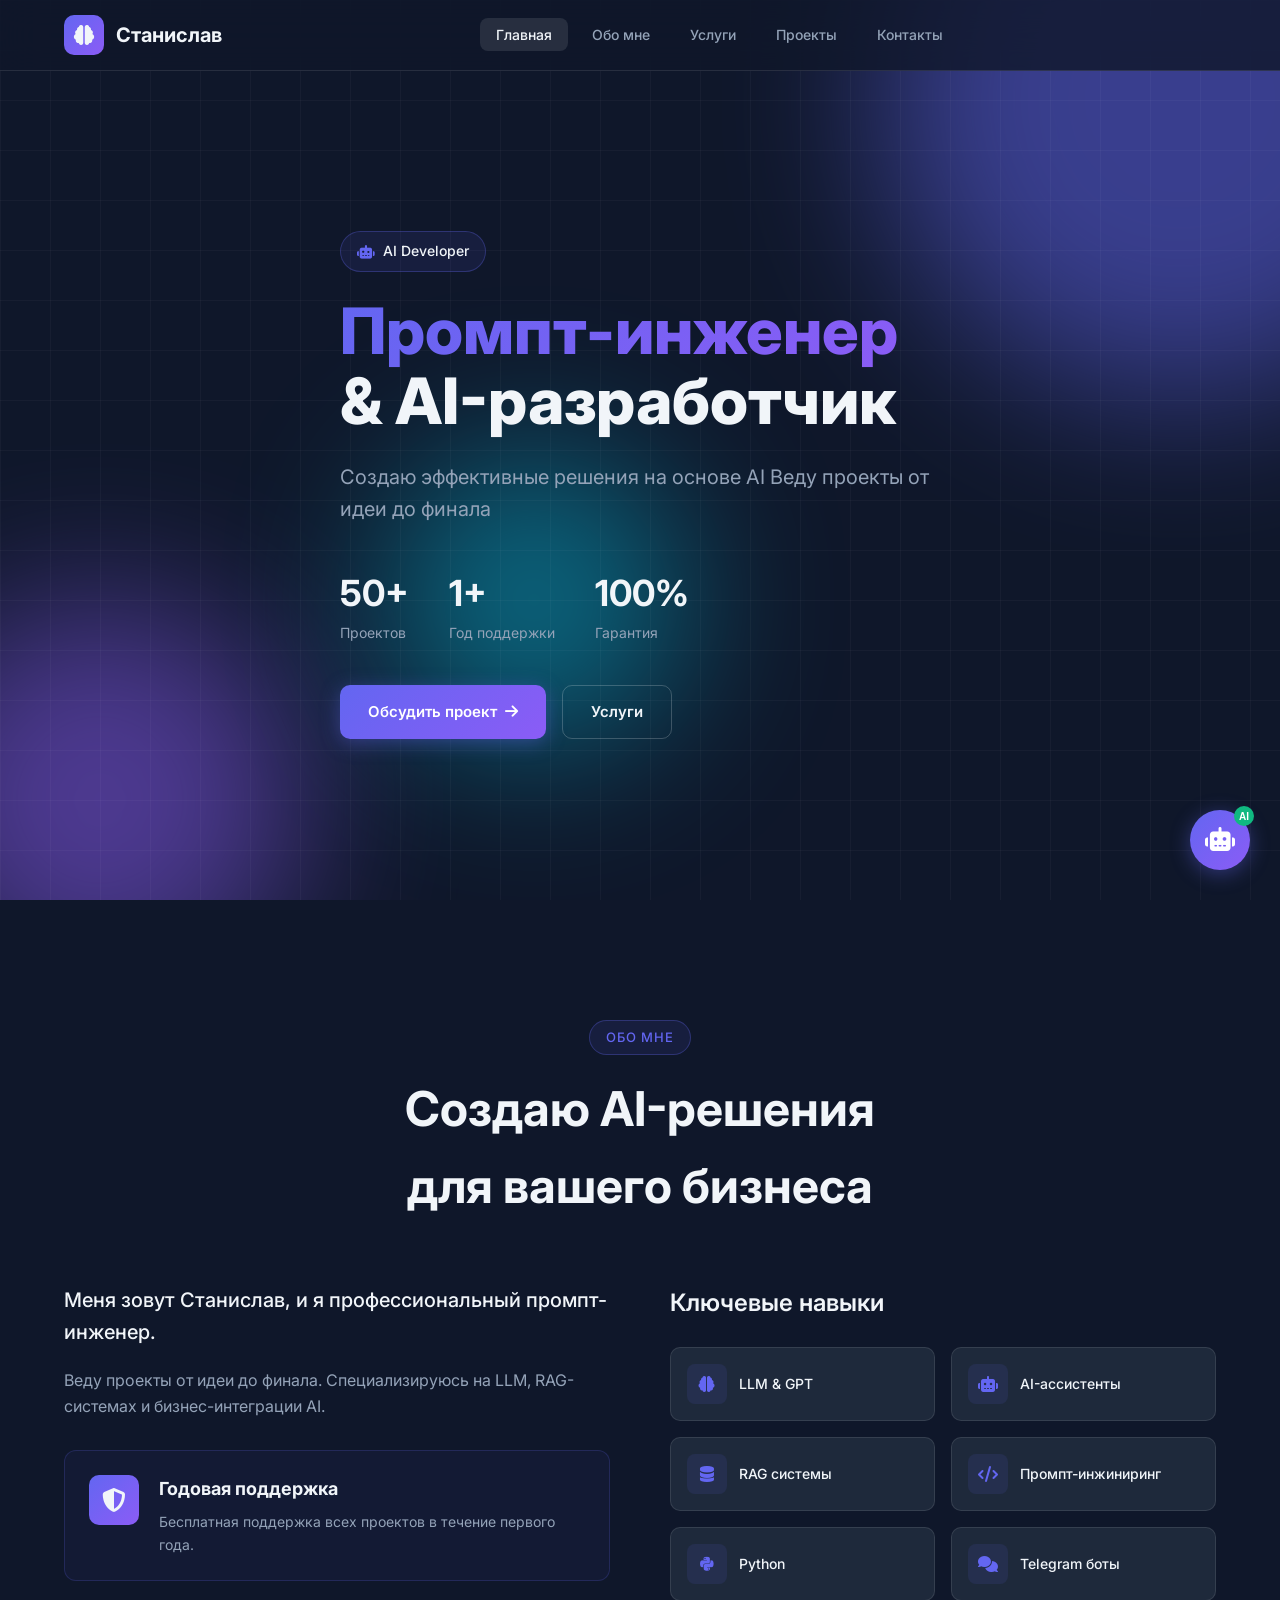
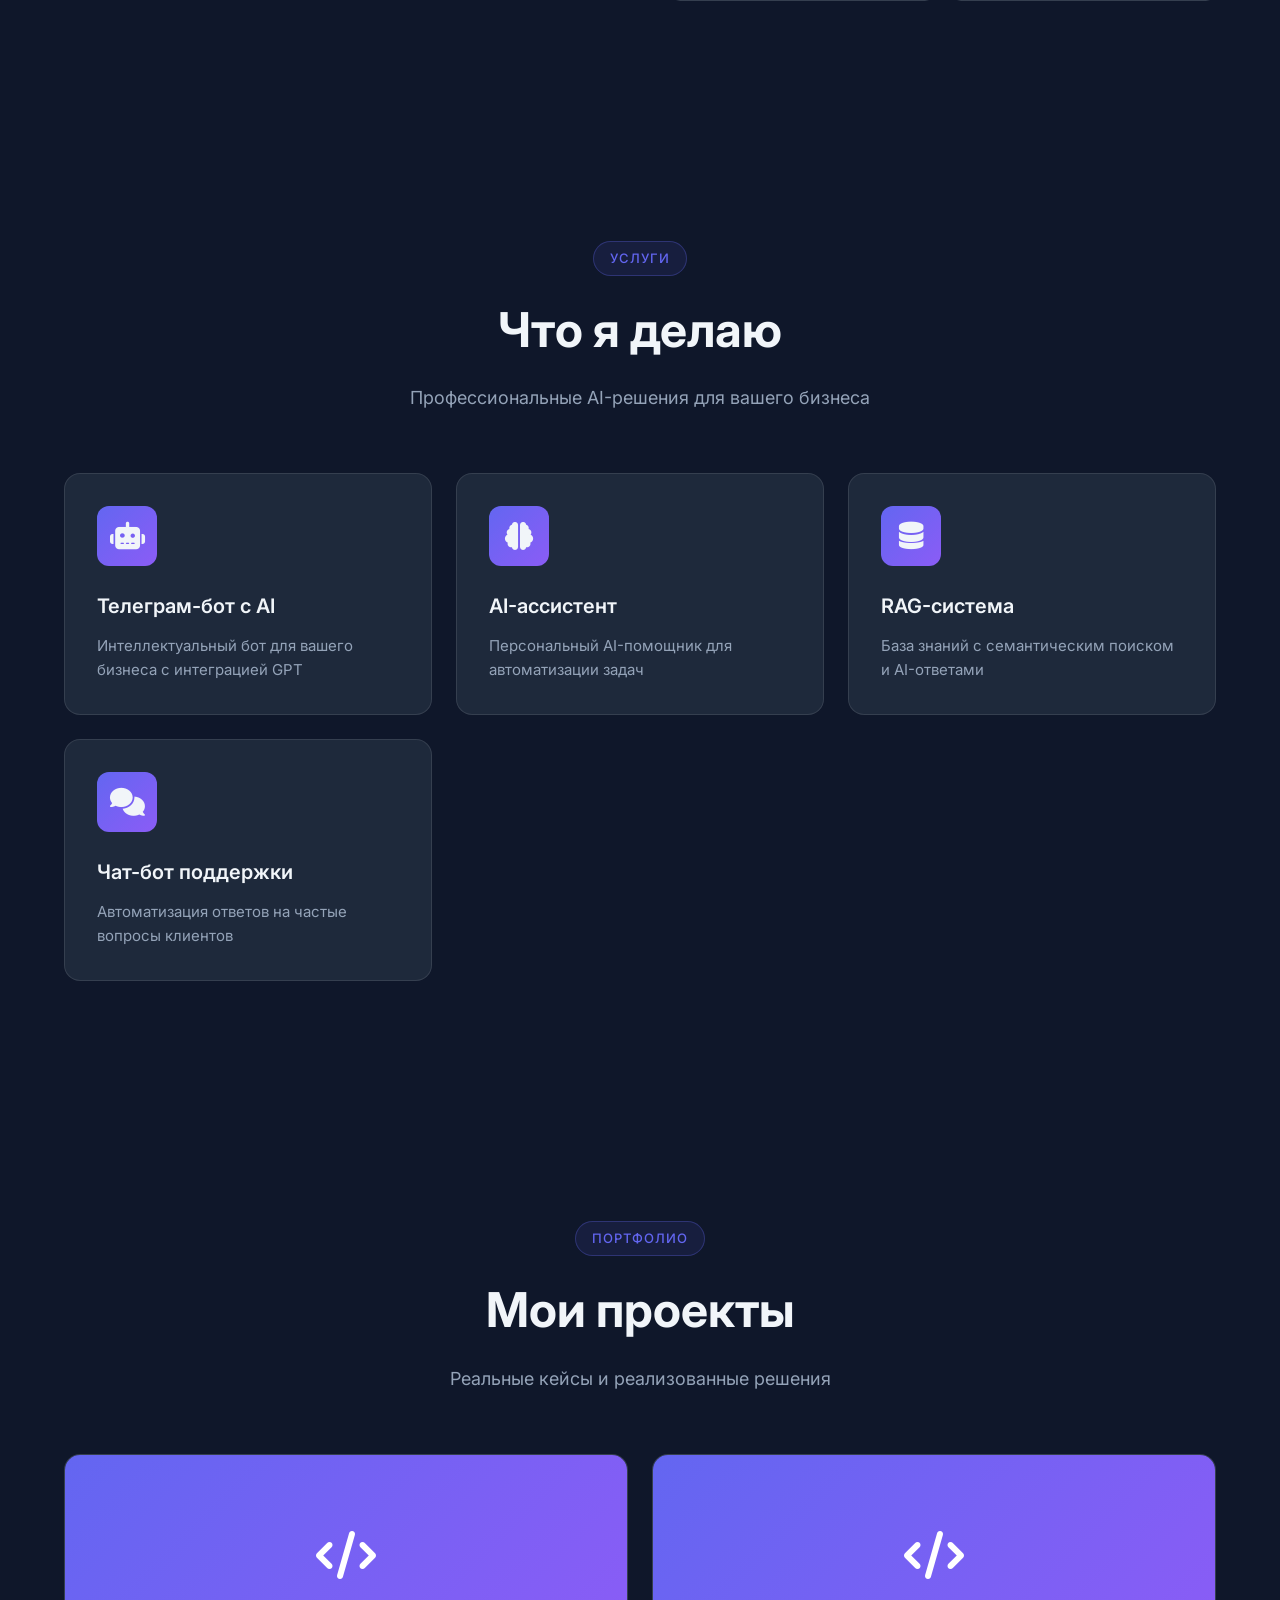
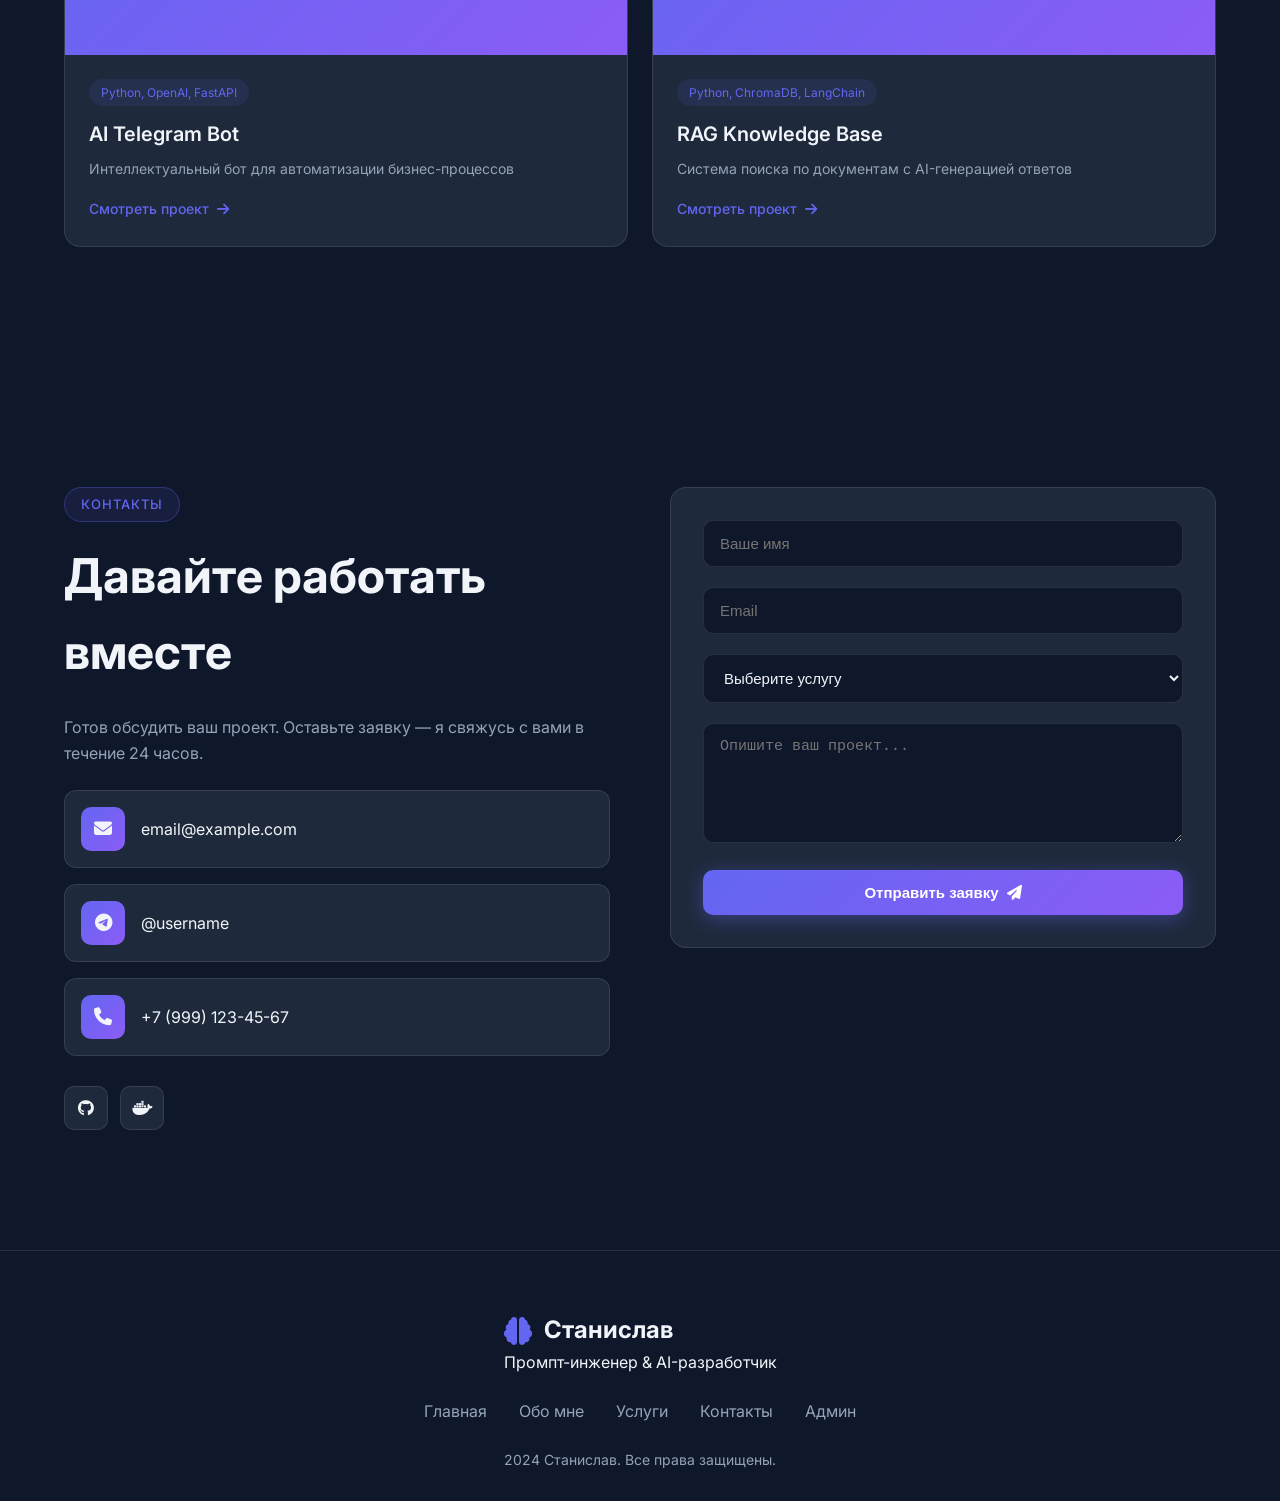
<file: frontend/index.html>
<!DOCTYPE html>
<html lang="ru" data-theme="dark">
<head>
    <meta charset="UTF-8">
    <meta name="viewport" content="width=device-width, initial-scale=1.0">
    <title>Станислав | Промпт-инженер & AI-разработчик</title>
    <meta name="description" content="Профессиональный промпт-инженер. Создаю AI-решения: чат-боты, автономные агенты, RAG-системы. Годовая поддержка проектов.">
    <link rel="preconnect" href="https://fonts.googleapis.com">
    <link rel="preconnect" href="https://fonts.gstatic.com" crossorigin>
    <link href="https://fonts.googleapis.com/css2?family=Inter:wght@300;400;500;600;700;800&display=swap" rel="stylesheet">
    <link rel="stylesheet" href="https://cdnjs.cloudflare.com/ajax/libs/font-awesome/6.4.0/css/all.min.css">
    <link href="https://unpkg.com/aos@2.3.1/dist/aos.css" rel="stylesheet">
    <link rel="stylesheet" href="style.css">
</head>
<body>
    <!-- Навигация -->
    <nav class="navbar" id="navbar">
        <div class="nav-container">
            <a href="#" class="nav-logo">
                <div class="logo-icon"><i class="fas fa-brain"></i></div>
                <span class="logo-text">Станислав</span>
            </a>
            <ul class="nav-menu" id="navMenu">
                <li><a href="#home" class="nav-link active">Главная</a></li>
                <li><a href="#about" class="nav-link">Обо мне</a></li>
                <li><a href="#services" class="nav-link">Услуги</a></li>
                <li><a href="#projects" class="nav-link">Проекты</a></li>
                <li><a href="#contact" class="nav-link">Контакты</a></li>
            </ul>
            <div class="nav-actions">
            </div>
        </div>
    </nav>

    <!-- Hero Section -->
    <section class="hero" id="home">
        <div class="hero-bg">
            <div class="gradient-orb orb-1"></div>
            <div class="gradient-orb orb-2"></div>
            <div class="gradient-orb orb-3"></div>
            <div class="grid-pattern"></div>
        </div>
        <div class="container">
            <div class="hero-content" data-aos="fade-up">
                <div class="hero-badge"><i class="fas fa-robot"></i><span>AI Developer</span></div>
                <h1 class="hero-title">
                    <span class="gradient-text">Промпт-инженер</span>
                    <span class="title-line">& AI-разработчик</span>
                </h1>
                <p class="hero-subtitle" id="heroSubtitle">Создаю эффективные решения на основе искусственного интеллекта. Веду проекты от идеи до финала.</p>
                <div class="hero-stats" id="heroStats">
                    <div class="stat-item"><span class="stat-number">50+</span><span class="stat-label">Проектов</span></div>
                    <div class="stat-item"><span class="stat-number">1+</span><span class="stat-label">Год поддержки</span></div>
                    <div class="stat-item"><span class="stat-number">100%</span><span class="stat-label">Гарантия</span></div>
                </div>
                <div class="hero-cta">
                    <a href="#contact" class="btn btn-primary"><span>Обсудить проект</span><i class="fas fa-arrow-right"></i></a>
                    <a href="#services" class="btn btn-secondary"><span>Услуги</span></a>
                </div>
            </div>
        </div>
    </section>

    <!-- About Section -->
    <section class="about section" id="about">
        <div class="container">
            <div class="section-header" data-aos="fade-up">
                <span class="section-tag">Обо мне</span>
                <h2 class="section-title">Создаю AI-решения<br>для вашего бизнеса</h2>
            </div>
            <div class="about-grid">
                <div class="about-content" data-aos="fade-right">
                    <div class="about-text" id="aboutText">
                        <p class="lead">Меня зовут Станислав, и я профессиональный промпт-инженер. Создаю эффективные решения на основе AI.</p>
                        <p>Веду проекты от идеи до финала. Специализируюсь на LLM, RAG-системах и бизнес-интеграции AI.</p>
                    </div>
                    <div class="about-guarantee" id="aboutGuarantee">
                        <div class="guarantee-icon"><i class="fas fa-shield-alt"></i></div>
                        <div class="guarantee-content">
                            <h4>Годовая поддержка</h4>
                            <p>Бесплатная поддержка всех проектов в течение первого года.</p>
                        </div>
                    </div>
                </div>
                <div class="about-skills" data-aos="fade-left">
                    <h3 class="skills-title">Ключевые навыки</h3>
                    <div class="skills-grid" id="skillsGrid">
                        <div class="skill-card"><div class="skill-icon"><i class="fas fa-brain"></i></div><span>LLM & GPT</span></div>
                        <div class="skill-card"><div class="skill-icon"><i class="fas fa-robot"></i></div><span>AI-ассистенты</span></div>
                        <div class="skill-card"><div class="skill-icon"><i class="fas fa-database"></i></div><span>RAG системы</span></div>
                        <div class="skill-card"><div class="skill-icon"><i class="fas fa-code"></i></div><span>Промпт-инжиниринг</span></div>
                        <div class="skill-card"><div class="skill-icon"><i class="fab fa-python"></i></div><span>Python</span></div>
                        <div class="skill-card"><div class="skill-icon"><i class="fas fa-comments"></i></div><span>Telegram боты</span></div>
                    </div>
                </div>
            </div>
        </div>
    </section>

    <!-- Services Section -->
    <section class="services section" id="services">
        <div class="container">
            <div class="section-header" data-aos="fade-up">
                <span class="section-tag">Услуги</span>
                <h2 class="section-title">Что я делаю</h2>
                <p class="section-subtitle">Профессиональные AI-решения для вашего бизнеса</p>
            </div>
            <div class="services-grid" id="servicesGrid"></div>
        </div>
    </section>

    <!-- Projects Section -->
    <section class="projects section" id="projects">
        <div class="container">
            <div class="section-header" data-aos="fade-up">
                <span class="section-tag">Портфолио</span>
                <h2 class="section-title">Мои проекты</h2>
                <p class="section-subtitle">Реальные кейсы и реализованные решения</p>
            </div>
            <div class="projects-grid" id="projectsGrid"></div>
        </div>
    </section>

    <!-- Contact Section -->
    <section class="contact section" id="contact">
        <div class="container">
            <div class="contact-wrapper">
                <div class="contact-info" data-aos="fade-right">
                    <span class="section-tag">Контакты</span>
                    <h2 class="section-title">Давайте работать<br>вместе</h2>
                    <p class="contact-desc">Готов обсудить ваш проект. Оставьте заявку — я свяжусь с вами в течение 24 часов.</p>
                    <div class="contact-links" id="contactLinks">
                        <a href="mailto:email@example.com" class="contact-link"><div class="link-icon"><i class="fas fa-envelope"></i></div><span>email@example.com</span></a>
                        <a href="https://t.me/username" class="contact-link" target="_blank"><div class="link-icon"><i class="fab fa-telegram"></i></div><span>@username</span></a>
                        <a href="tel:+79991234567" class="contact-link"><div class="link-icon"><i class="fas fa-phone"></i></div><span>+7 (999) 123-45-67</span></a>
                    </div>
                    <div class="social-links">
                        <a href="https://github.com/holmok1577-ops" target="_blank" class="social-link"><i class="fab fa-github"></i></a>
                        <a href="https://hub.docker.com/repositories/holmok1577" target="_blank" class="social-link"><i class="fab fa-docker"></i></a>
                    </div>
                </div>
                <div class="contact-form-wrapper" data-aos="fade-left">
                    <form class="contact-form" id="contactForm">
                        <div class="form-group"><input type="text" id="formName" required placeholder="Ваше имя"></div>
                        <div class="form-group"><input type="email" id="formEmail" required placeholder="Email"></div>
                        <div class="form-group">
                            <select id="formService" required>
                                <option value="">Выберите услугу</option>
                                <option value="telegram-bot">Телеграм-бот с AI</option>
                                <option value="ai-assistant">ИИ-ассистент</option>
                                <option value="rag-system">RAG-система</option>
                                <option value="consulting">Консультация</option>
                                <option value="other">Другое</option>
                            </select>
                        </div>
                        <div class="form-group"><textarea id="formMessage" rows="4" required placeholder="Опишите ваш проект..."></textarea></div>
                        <button type="submit" class="btn btn-primary btn-full"><span>Отправить заявку</span><i class="fas fa-paper-plane"></i></button>
                    </form>
                </div>
            </div>
        </div>
    </section>

    <!-- Footer -->
    <footer class="footer">
        <div class="container">
            <div class="footer-content">
                <div class="footer-brand">
                    <div class="footer-logo"><i class="fas fa-brain"></i><span>Станислав</span></div>
                    <p>Промпт-инженер & AI-разработчик</p>
                </div>
                <div class="footer-nav">
                    <a href="#home">Главная</a>
                    <a href="#about">Обо мне</a>
                    <a href="#services">Услуги</a>
                    <a href="#contact">Контакты</a>
                    <a href="admin.html" class="admin-link">Админ</a>
                </div>
                <p class="footer-copy">2024 Станислав. Все права защищены.</p>
            </div>
        </div>
    </footer>

    <!-- AI Chat Widget -->
    <div class="chat-widget" id="chatWidget">
        <button class="chat-toggle" id="chatToggle"><i class="fas fa-robot"></i><span class="chat-badge">AI</span></button>
        <div class="chat-container" id="chatContainer">
            <div class="chat-header">
                <div class="chat-avatar"><i class="fas fa-brain"></i></div>
                <div class="chat-title"><h4>AI Ассистент</h4><span class="status">Онлайн</span></div>
                <button class="chat-close" id="chatClose"><i class="fas fa-times"></i></button>
            </div>
            <div class="chat-body">
                <div class="chat-messages" id="chatMessages">
                    <div class="message system">
                        <p>Привет! Я Станислав, ваш AI-ассистент. Могу рассказать о промпт-инжиниринге, LLM моделях и AI-решениях.</p>
                        <div class="quick-questions">
                            <button class="quick-btn" data-question="Сколько стоит разработка бота?">💰 Сколько стоит?</button>
                            <button class="quick-btn" data-question="Какие сроки разработки?">⏱️ Сроки?</button>
                            <button class="quick-btn" data-question="Расскажи о примерах работ">📂 Примеры</button>
                        </div>
                    </div>
                </div>
                <div class="chat-input">
                    <textarea id="chatInput" placeholder="Введите сообщение..." rows="1"></textarea>
                    <button class="chat-send" id="chatSend"><i class="fas fa-paper-plane"></i></button>
                </div>
            </div>
        </div>
    </div>

    <script src="https://unpkg.com/aos@2.3.1/dist/aos.js"></script>
    <script src="script.js"></script>
</body>
</html>
</file>
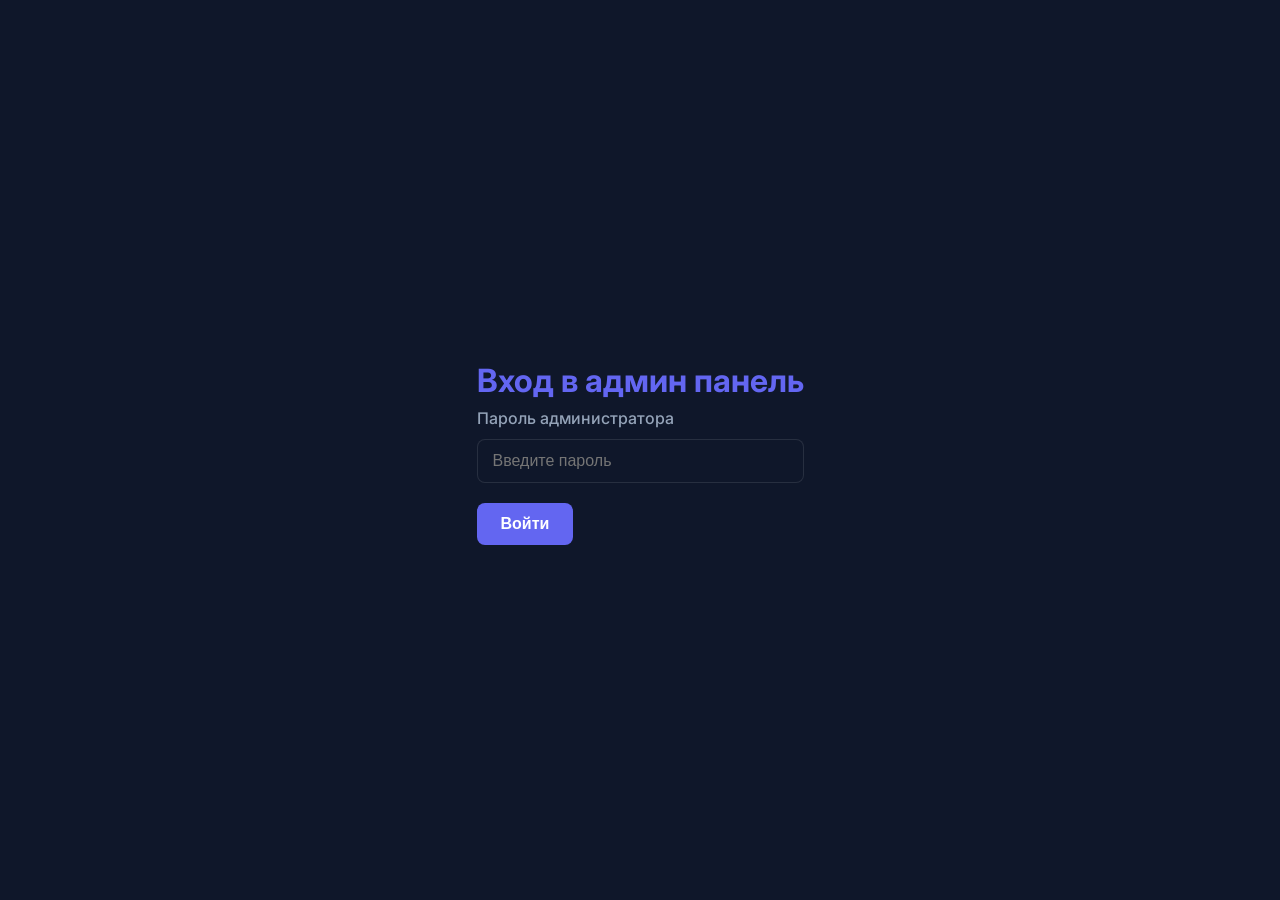
<file: admin.html>
<!DOCTYPE html>
<html lang="ru">
<head>
    <meta charset="UTF-8">
    <meta name="viewport" content="width=device-width, initial-scale=1.0">
    <title>Админ панель - Станислав</title>
    <link rel="stylesheet" href="https://cdnjs.cloudflare.com/ajax/libs/font-awesome/6.4.0/css/all.min.css">
    <link href="https://fonts.googleapis.com/css2?family=Inter:wght@300;400;500;600;700&display=swap" rel="stylesheet">
    <style>
        :root {
            --primary-color: #6366f1;
            --secondary-color: #8b5cf6;
            --dark-bg: #0f172a;
            --light-bg: #1e293b;
            --text-primary: #f1f5f9;
            --text-secondary: #94a3b8;
            --success-color: #10b981;
            --error-color: #ef4444;
        }

        * {
            margin: 0;
            padding: 0;
            box-sizing: border-box;
        }

        body {
            font-family: 'Inter', sans-serif;
            background: var(--dark-bg);
            color: var(--text-primary);
            line-height: 1.6;
        }

        .container {
            max-width: 1200px;
            margin: 0 auto;
            padding: 20px;
        }

        .admin-header {
            background: var(--light-bg);
            padding: 20px 0;
            border-bottom: 1px solid rgba(255, 255, 255, 0.1);
            margin-bottom: 30px;
        }

        .admin-title {
            font-size: 2rem;
            font-weight: 700;
            color: var(--primary-color);
            text-align: center;
        }

        .admin-sections {
            display: grid;
            grid-template-columns: repeat(auto-fit, minmax(300px, 1fr));
            gap: 30px;
        }

        .admin-section {
            background: var(--light-bg);
            border: 1px solid rgba(255, 255, 255, 0.1);
            border-radius: 15px;
            padding: 30px;
            transition: all 0.3s ease;
        }

        .admin-section:hover {
            transform: translateY(-5px);
            box-shadow: 0 15px 35px rgba(99, 102, 241, 0.2);
        }

        .section-title {
            font-size: 1.5rem;
            font-weight: 600;
            margin-bottom: 20px;
            color: var(--text-primary);
            display: flex;
            align-items: center;
            gap: 10px;
        }

        .section-title i {
            color: var(--primary-color);
        }

        .form-group {
            margin-bottom: 20px;
        }

        .form-group label {
            display: block;
            margin-bottom: 8px;
            font-weight: 500;
            color: var(--text-secondary);
        }

        .form-control {
            width: 100%;
            padding: 12px 15px;
            background: var(--dark-bg);
            border: 1px solid rgba(255, 255, 255, 0.1);
            border-radius: 8px;
            color: var(--text-primary);
            font-size: 1rem;
            transition: border-color 0.3s ease;
        }

        .form-control:focus {
            outline: none;
            border-color: var(--primary-color);
        }

        textarea.form-control {
            min-height: 120px;
            resize: vertical;
        }

        .btn {
            padding: 12px 24px;
            border: none;
            border-radius: 8px;
            font-weight: 600;
            cursor: pointer;
            transition: all 0.3s ease;
            font-size: 1rem;
        }

        .btn-primary {
            background: var(--primary-color);
            color: white;
        }

        .btn-primary:hover {
            background: var(--secondary-color);
            transform: translateY(-2px);
        }

        .btn-secondary {
            background: var(--light-bg);
            color: var(--text-primary);
            border: 1px solid rgba(255, 255, 255, 0.1);
        }

        .btn-secondary:hover {
            background: var(--dark-bg);
            border-color: var(--primary-color);
        }

        .btn-group {
            display: flex;
            gap: 10px;
            margin-top: 20px;
        }

        .info-item {
            background: var(--dark-bg);
            border: 1px solid rgba(255, 255, 255, 0.1);
            border-radius: 8px;
            padding: 15px;
            margin-bottom: 10px;
        }

        .info-label {
            font-weight: 600;
            color: var(--primary-color);
            margin-bottom: 5px;
        }

        .info-value {
            color: var(--text-secondary);
            word-break: break-all;
        }

        .login-form {
            max-width: 400px;
            margin: 100px auto;
        }

        .login-container {
            min-height: 100vh;
            display: flex;
            align-items: center;
            justify-content: center;
        }

        .hidden {
            display: none;
        }

        .notification {
            position: fixed;
            top: 20px;
            right: 20px;
            background: var(--success-color);
            color: white;
            padding: 15px 20px;
            border-radius: 10px;
            box-shadow: 0 10px 30px rgba(0, 0, 0, 0.3);
            z-index: 1000;
            animation: slideIn 0.3s ease;
        }

        .notification.error {
            background: var(--error-color);
        }

        @keyframes slideIn {
            from {
                transform: translateX(400px);
                opacity: 0;
            }
            to {
                transform: translateX(0);
                opacity: 1;
            }
        }

        @media (max-width: 768px) {
            .admin-sections {
                grid-template-columns: 1fr;
            }
            
            .btn-group {
                flex-direction: column;
            }
        }
    </style>
</head>
<body>
    <div class="login-container" id="login-container">
        <div class="login-form">
            <h2 class="admin-title">Вход в админ панель</h2>
            <form id="login-form">
                <div class="form-group">
                    <label for="password">Пароль администратора</label>
                    <input type="password" id="password" class="form-control" placeholder="Введите пароль">
                </div>
                <button type="submit" class="btn btn-primary">Войти</button>
            </form>
        </div>
    </div>

    <div class="container hidden" id="admin-panel">
        <header class="admin-header">
            <h1 class="admin-title">Админ панель</h1>
            <button class="btn btn-secondary" onclick="logout()">Выйти</button>
        </header>

        <div class="admin-sections">
            <!-- Управление профилем -->
            <section class="admin-section">
                <h2 class="section-title">
                    <i class="fas fa-user"></i>
                    Профиль
                </h2>
                <form id="profile-form">
                    <div class="form-group">
                        <label for="name">Имя</label>
                        <input type="text" id="name" class="form-control" value="Станислав">
                    </div>
                    <div class="form-group">
                        <label for="title">Заголовок</label>
                        <input type="text" id="title" class="form-control" value="Промпт-инженер">
                    </div>
                    <div class="form-group">
                        <label for="bio">Описание</label>
                        <textarea id="bio" class="form-control">Создаю эффективные решения на основе технологий искусственного интеллекта. Веду проекты от идеи до финала, разрабатываю ИИ-помощников с нуля до готового продукта.</textarea>
                    </div>
                    <div class="btn-group">
                        <button type="submit" class="btn btn-primary">Сохранить</button>
                    </div>
                </form>
            </section>

            <!-- Управление контактами -->
            <section class="admin-section">
                <h2 class="section-title">
                    <i class="fas fa-envelope"></i>
                    Контакты
                </h2>
                <form id="contacts-form">
                    <div class="form-group">
                        <label for="email">Email</label>
                        <input type="email" id="email" class="form-control" placeholder="email@example.com">
                    </div>
                    <div class="form-group">
                        <label for="telegram">Telegram</label>
                        <input type="text" id="telegram" class="form-control" placeholder="@username">
                    </div>
                    <div class="form-group">
                        <label for="phone">Телефон</label>
                        <input type="tel" id="phone" class="form-control" placeholder="+79991234567">
                    </div>
                    <div class="btn-group">
                        <button type="submit" class="btn btn-primary">Сохранить</button>
                    </div>
                </form>
            </section>

            <!-- Управление проектами -->
            <section class="admin-section">
                <h2 class="section-title">
                    <i class="fas fa-code"></i>
                    Проекты
                </h2>
                <form id="projects-form">
                    <div id="projects-list">
                        <!-- Проекты будут загружены через JavaScript -->
                    </div>
                    <div class="btn-group">
                        <button type="button" class="btn btn-secondary" onclick="addProject()">Добавить проект</button>
                        <button type="submit" class="btn btn-primary">Сохранить все</button>
                    </div>
                </form>
            </section>

            <!-- Управление базой знаний -->
            <section class="admin-section">
                <h2 class="section-title">
                    <i class="fas fa-database"></i>
                    База знаний RAG
                </h2>
                <form id="knowledge-form">
                    <div id="knowledge-list">
                        <!-- Статьи базы знаний будут загружены через JavaScript -->
                    </div>
                    <div class="btn-group">
                        <button type="button" class="btn btn-secondary" onclick="addKnowledgeItem()">Добавить статью</button>
                        <button type="submit" class="btn btn-primary">Сохранить все</button>
                    </div>
                </form>
            </section>

            <!-- Управление файлами -->
            <section class="admin-section">
                <h2 class="section-title">
                    <i class="fas fa-image"></i>
                    Медиа файлы
                </h2>
                <div class="form-group">
                    <label for="file-upload">Загрузить файлы</label>
                    <input type="file" id="file-upload" class="form-control" multiple accept="image/*,.pdf,.doc,.docx,.txt">
                </div>
                <div id="files-list">
                    <!-- Загруженные файлы будут показаны здесь -->
                </div>
            </section>
        </div>
    </div>

    <div class="notification" id="notification" style="display: none;">
        <span id="notification-message"></span>
    </div>

    <script>
        // Простая "база данных" в localStorage
        const ADMIN_PASSWORD = 'admin123'; // В продакшене использовать более надежный пароль
        
        let profile = JSON.parse(localStorage.getItem('profile') || '{}');
        let contacts = JSON.parse(localStorage.getItem('contacts') || '{}');
        let projects = JSON.parse(localStorage.getItem('projects') || '[]');
        let knowledge = JSON.parse(localStorage.getItem('knowledge') || '[]');

        // Проверка авторизации
        function checkAuth() {
            const isAuthenticated = localStorage.getItem('authenticated') === 'true';
            if (isAuthenticated) {
                document.getElementById('login-container').classList.add('hidden');
                document.getElementById('admin-panel').classList.remove('hidden');
                loadAdminData();
            }
        }

        // Вход в админ панель
        document.getElementById('login-form').addEventListener('submit', (e) => {
            e.preventDefault();
            const password = document.getElementById('password').value;
            
            if (password === ADMIN_PASSWORD) {
                localStorage.setItem('authenticated', 'true');
                checkAuth();
                showNotification('Вход выполнен успешно', 'success');
            } else {
                showNotification('Неверный пароль', 'error');
            }
        });

        // Выход из админ панели
        function logout() {
            localStorage.setItem('authenticated', 'false');
            document.getElementById('login-container').classList.remove('hidden');
            document.getElementById('admin-panel').classList.add('hidden');
            document.getElementById('password').value = '';
        }

        // Загрузка данных в формы
        function loadAdminData() {
            // Загрузка профиля
            if (profile.name) {
                document.getElementById('name').value = profile.name || '';
                document.getElementById('title').value = profile.title || '';
                document.getElementById('bio').value = profile.bio || '';
            }

            // Загрузка контактов
            document.getElementById('email').value = contacts.email || '';
            document.getElementById('telegram').value = contacts.telegram || '';
            document.getElementById('phone').value = contacts.phone || '';

            // Загрузка проектов
            renderProjects();

            // Загрузка базы знаний
            renderKnowledge();
        }

        // Сохранение профиля
        document.getElementById('profile-form').addEventListener('submit', (e) => {
            e.preventDefault();
            profile = {
                name: document.getElementById('name').value,
                title: document.getElementById('title').value,
                bio: document.getElementById('bio').value
            };
            localStorage.setItem('profile', JSON.stringify(profile));
            showNotification('Профиль сохранен', 'success');
        });

        // Сохранение контактов
        document.getElementById('contacts-form').addEventListener('submit', (e) => {
            e.preventDefault();
            contacts = {
                email: document.getElementById('email').value,
                telegram: document.getElementById('telegram').value,
                phone: document.getElementById('phone').value
            };
            localStorage.setItem('contacts', JSON.stringify(contacts));
            showNotification('Контакты сохранены', 'success');
        });

        // Функции для управления проектами
        function renderProjects() {
            const container = document.getElementById('projects-list');
            container.innerHTML = '';
            
            projects.forEach((project, index) => {
                const projectDiv = document.createElement('div');
                projectDiv.className = 'info-item';
                projectDiv.innerHTML = `
                    <div class="info-label">Проект ${index + 1}</div>
                    <input type="text" class="form-control" value="${project.title}" placeholder="Название" data-index="${index}" data-field="title">
                    <input type="text" class="form-control" value="${project.description}" placeholder="Описание" data-index="${index}" data-field="description">
                    <input type="text" class="form-control" value="${project.technology}" placeholder="Технология" data-index="${index}" data-field="technology">
                    <input type="text" class="form-control" value="${project.link}" placeholder="Ссылка" data-index="${index}" data-field="link">
                    <button type="button" class="btn btn-secondary" onclick="removeProject(${index})">Удалить</button>
                `;
                container.appendChild(projectDiv);
            });
        }

        function addProject() {
            projects.push({
                title: '',
                description: '',
                technology: '',
                link: ''
            });
            renderProjects();
        }

        function removeProject(index) {
            projects.splice(index, 1);
            renderProjects();
            showNotification('Проект удален', 'success');
        }

        document.getElementById('projects-form').addEventListener('submit', (e) => {
            e.preventDefault();
            const inputs = document.querySelectorAll('#projects-list input[data-index]');
            inputs.forEach(input => {
                const index = parseInt(input.dataset.index);
                const field = input.dataset.field;
                projects[index][field] = input.value;
            });
            localStorage.setItem('projects', JSON.stringify(projects));
            showNotification('Проекты сохранены', 'success');
        });

        // Функции для управления базой знаний
        function renderKnowledge() {
            const container = document.getElementById('knowledge-list');
            container.innerHTML = '';
            
            knowledge.forEach((item, index) => {
                const itemDiv = document.createElement('div');
                itemDiv.className = 'info-item';
                itemDiv.innerHTML = `
                    <div class="info-label">Статья ${index + 1}</div>
                    <input type="text" class="form-control" value="${item.title}" placeholder="Заголовок" data-index="${index}" data-field="title">
                    <textarea class="form-control" placeholder="Содержание" data-index="${index}" data-field="content">${item.content}</textarea>
                    <button type="button" class="btn btn-secondary" onclick="removeKnowledgeItem(${index})">Удалить</button>
                `;
                container.appendChild(itemDiv);
            });
        }

        function addKnowledgeItem() {
            knowledge.push({
                title: '',
                content: ''
            });
            renderKnowledge();
        }

        function removeKnowledgeItem(index) {
            knowledge.splice(index, 1);
            renderKnowledge();
            showNotification('Статья удалена', 'success');
        }

        document.getElementById('knowledge-form').addEventListener('submit', (e) => {
            e.preventDefault();
            const inputs = document.querySelectorAll('#knowledge-list input[data-index], #knowledge-list textarea[data-index]');
            inputs.forEach(input => {
                const index = parseInt(input.dataset.index);
                const field = input.dataset.field;
                knowledge[index][field] = input.value;
            });
            localStorage.setItem('knowledge', JSON.stringify(knowledge));
            showNotification('База знаний сохранена', 'success');
        });

        // Уведомления
        function showNotification(message, type = 'success') {
            const notification = document.getElementById('notification');
            const messageElement = document.getElementById('notification-message');
            
            notification.className = 'notification';
            if (type === 'error') {
                notification.classList.add('error');
            }
            
            messageElement.textContent = message;
            notification.style.display = 'block';
            
            setTimeout(() => {
                notification.style.display = 'none';
            }, 3000);
        }

        // Загрузка файлов
        document.getElementById('file-upload').addEventListener('change', (e) => {
            const files = e.target.files;
            const filesList = document.getElementById('files-list');
            
            Array.from(files).forEach(file => {
                const fileDiv = document.createElement('div');
                fileDiv.className = 'info-item';
                fileDiv.innerHTML = `
                    <div class="info-label">${file.name}</div>
                    <div class="info-value">${(file.size / 1024).toFixed(2)} KB</div>
                `;
                filesList.appendChild(fileDiv);
            });
            
            showNotification(`Загружено ${files.length} файлов`, 'success');
        });

        // Инициализация
        checkAuth();
    </script>
</body>
</html>
</file>
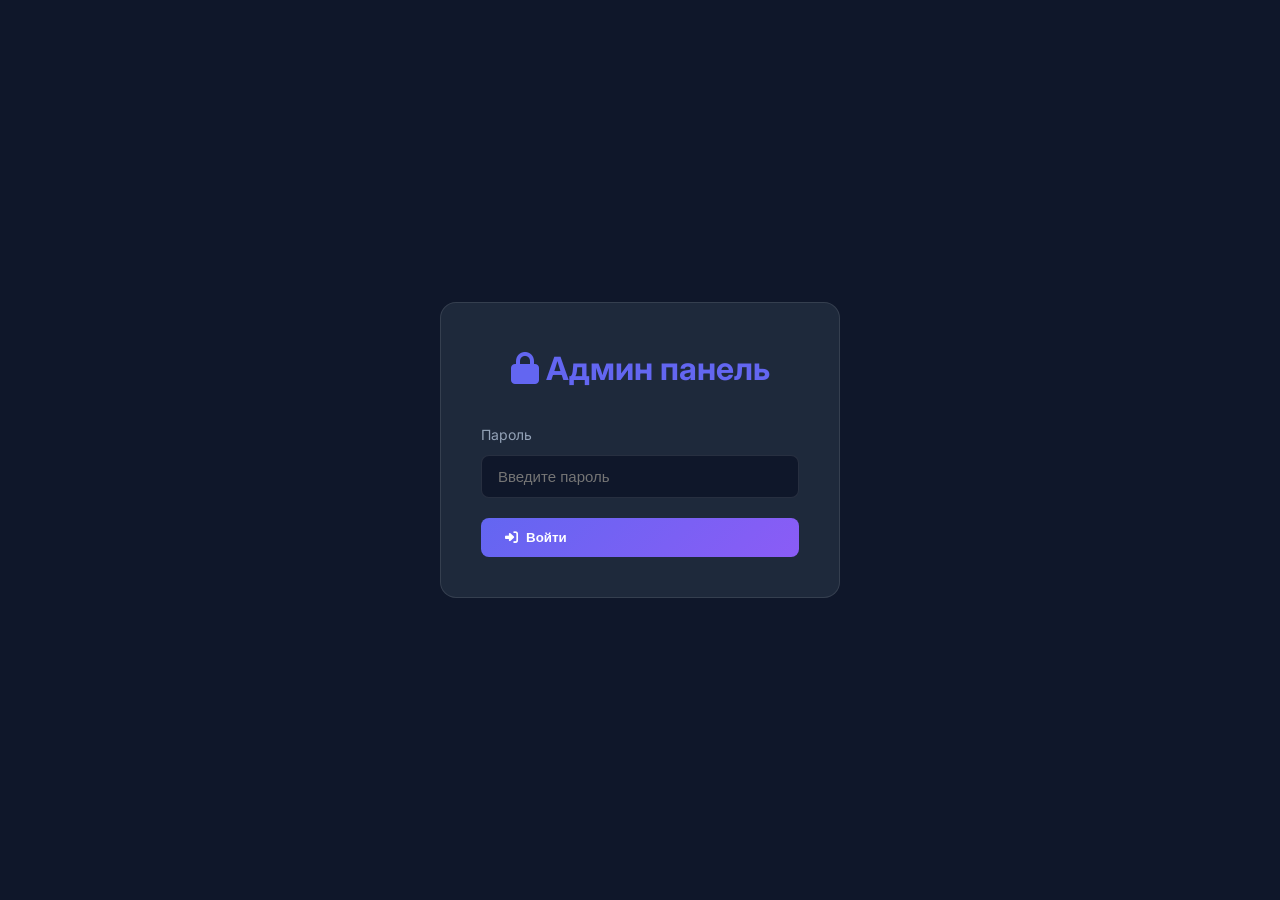
<file: frontend/admin.html>
<!DOCTYPE html>
<html lang="ru">
<head>
    <meta charset="UTF-8">
    <meta name="viewport" content="width=device-width, initial-scale=1.0">
    <title>Админ панель | Станислав</title>
    <link href="https://fonts.googleapis.com/css2?family=Inter:wght@300;400;500;600;700&display=swap" rel="stylesheet">
    <link rel="stylesheet" href="https://cdnjs.cloudflare.com/ajax/libs/font-awesome/6.4.0/css/all.min.css">
    <style>
        * { margin: 0; padding: 0; box-sizing: border-box; }
        :root {
            --primary: #6366f1;
            --primary-dark: #4f46e5;
            --secondary: #8b5cf6;
            --dark: #0f172a;
            --dark-light: #1e293b;
            --text: #f1f5f9;
            --text-muted: #94a3b8;
            --success: #10b981;
            --error: #ef4444;
            --gradient: linear-gradient(135deg, #6366f1 0%, #8b5cf6 100%);
        }
        body {
            font-family: 'Inter', sans-serif;
            background: var(--dark);
            color: var(--text);
            line-height: 1.6;
            min-height: 100vh;
        }
        .login-screen {
            display: flex;
            align-items: center;
            justify-content: center;
            min-height: 100vh;
            background: var(--dark);
        }
        .login-box {
            background: var(--dark-light);
            padding: 40px;
            border-radius: 16px;
            width: 100%;
            max-width: 400px;
            text-align: center;
            border: 1px solid rgba(255,255,255,0.1);
        }
        .login-box h1 {
            margin-bottom: 30px;
            color: var(--primary);
        }
        .form-group { margin-bottom: 20px; text-align: left; }
        .form-group label { display: block; margin-bottom: 8px; color: var(--text-muted); font-size: 14px; }
        input, textarea, select {
            width: 100%;
            padding: 12px 16px;
            background: var(--dark);
            border: 1px solid rgba(255,255,255,0.1);
            border-radius: 8px;
            color: var(--text);
            font-size: 15px;
        }
        input:focus, textarea:focus, select:focus {
            outline: none;
            border-color: var(--primary);
        }
        textarea { resize: vertical; min-height: 100px; }
        .btn {
            padding: 12px 24px;
            border: none;
            border-radius: 8px;
            cursor: pointer;
            font-weight: 600;
            transition: all 0.3s;
            display: inline-flex;
            align-items: center;
            gap: 8px;
        }
        .btn-primary {
            background: var(--gradient);
            color: white;
        }
        .btn-primary:hover { transform: translateY(-2px); box-shadow: 0 4px 20px rgba(99,102,241,0.4); }
        .btn-secondary {
            background: transparent;
            border: 1px solid rgba(255,255,255,0.2);
            color: var(--text);
        }
        .btn-danger { background: var(--error); color: white; }
        .hidden { display: none !important; }

        /* Admin Panel */
        .admin-layout {
            display: grid;
            grid-template-columns: 260px 1fr;
            min-height: 100vh;
        }
        .sidebar {
            background: var(--dark-light);
            border-right: 1px solid rgba(255,255,255,0.1);
            padding: 20px;
        }
        .sidebar-logo {
            display: flex;
            align-items: center;
            gap: 12px;
            padding: 10px 0 30px;
            border-bottom: 1px solid rgba(255,255,255,0.1);
            margin-bottom: 20px;
        }
        .sidebar-logo i { font-size: 28px; color: var(--primary); }
        .sidebar-logo span { font-size: 20px; font-weight: 700; }
        .nav-section { margin-bottom: 30px; }
        .nav-section-title {
            font-size: 11px;
            text-transform: uppercase;
            color: var(--text-muted);
            margin-bottom: 12px;
            letter-spacing: 1px;
        }
        .nav-item {
            display: flex;
            align-items: center;
            gap: 12px;
            padding: 12px;
            border-radius: 8px;
            cursor: pointer;
            color: var(--text-muted);
            transition: all 0.3s;
            margin-bottom: 4px;
        }
        .nav-item:hover, .nav-item.active {
            background: rgba(99,102,241,0.1);
            color: var(--text);
        }
        .nav-item.active { background: var(--gradient); color: white; }
        .nav-item i { width: 20px; text-align: center; }

        .main-content { padding: 30px; overflow-y: auto; }
        .header {
            display: flex;
            justify-content: space-between;
            align-items: center;
            margin-bottom: 30px;
        }
        .header h1 { font-size: 28px; }
        .header-actions { display: flex; gap: 12px; }

        .tab-content { display: none; }
        .tab-content.active { display: block; animation: fadeIn 0.3s; }
        @keyframes fadeIn { from { opacity: 0; transform: translateY(10px); } to { opacity: 1; } }

        .card {
            background: var(--dark-light);
            border: 1px solid rgba(255,255,255,0.1);
            border-radius: 12px;
            padding: 24px;
            margin-bottom: 24px;
        }
        .card-header {
            display: flex;
            justify-content: space-between;
            align-items: center;
            margin-bottom: 20px;
        }
        .card-title { font-size: 18px; font-weight: 600; }

        .form-grid {
            display: grid;
            grid-template-columns: 1fr 1fr;
            gap: 20px;
        }
        .form-grid .form-group.full-width { grid-column: 1 / -1; }

        .items-list { max-height: 400px; overflow-y: auto; }
        .item-card {
            background: var(--dark);
            border: 1px solid rgba(255,255,255,0.1);
            border-radius: 8px;
            padding: 16px;
            margin-bottom: 12px;
        }
        .item-header {
            display: flex;
            justify-content: space-between;
            align-items: center;
            margin-bottom: 8px;
        }
        .item-title { font-weight: 600; color: var(--primary); }
        .item-actions { display: flex; gap: 8px; }
        .btn-icon {
            width: 32px;
            height: 32px;
            padding: 0;
            justify-content: center;
            border-radius: 6px;
        }
        .btn-sm { padding: 6px 12px; font-size: 13px; }

        .notification {
            position: fixed;
            top: 20px;
            right: 20px;
            padding: 16px 24px;
            border-radius: 8px;
            color: white;
            font-weight: 500;
            animation: slideIn 0.3s;
            z-index: 1000;
        }
        .notification.success { background: var(--success); }
        .notification.error { background: var(--error); }
        @keyframes slideIn {
            from { transform: translateX(400px); opacity: 0; }
            to { transform: translateX(0); opacity: 1; }
        }

        @media (max-width: 768px) {
            .admin-layout { grid-template-columns: 1fr; }
            .sidebar { display: none; }
            .form-grid { grid-template-columns: 1fr; }
        }
    </style>
</head>
<body>
    <!-- Login Screen -->
    <div id="loginScreen" class="login-screen">
        <div class="login-box">
            <h1><i class="fas fa-lock"></i> Админ панель</h1>
            <form id="loginForm">
                <div class="form-group">
                    <label>Пароль</label>
                    <input type="password" id="password" placeholder="Введите пароль" required>
                </div>
                <button type="submit" class="btn btn-primary" style="width:100%">
                    <i class="fas fa-sign-in-alt"></i> Войти
                </button>
            </form>
        </div>
    </div>

    <!-- Admin Panel -->
    <div id="adminPanel" class="admin-layout hidden">
        <!-- Sidebar -->
        <aside class="sidebar">
            <div class="sidebar-logo">
                <i class="fas fa-brain"></i>
                <span>Админ</span>
            </div>
            
            <div class="nav-section">
                <div class="nav-section-title">Контент</div>
                <div class="nav-item active" data-tab="general" onclick="showTab('general')">
                    <i class="fas fa-home"></i> Общие
                </div>
                <div class="nav-item" data-tab="about" onclick="showTab('about')">
                    <i class="fas fa-user"></i> Обо мне
                </div>
                <div class="nav-item" data-tab="services" onclick="showTab('services')">
                    <i class="fas fa-briefcase"></i> Услуги
                </div>
                <div class="nav-item" data-tab="projects" onclick="showTab('projects')">
                    <i class="fas fa-code"></i> Проекты
                </div>
                <div class="nav-item" data-tab="contacts" onclick="showTab('contacts')">
                    <i class="fas fa-address-book"></i> Контакты
                </div>
            </div>
            
            <div class="nav-section">
                <div class="nav-section-title">Система</div>
                <div class="nav-item" data-tab="password" onclick="showTab('password')">
                    <i class="fas fa-key"></i> Пароль
                </div>
                <div class="nav-item" data-tab="chatbot" onclick="showTab('chatbot')">
                    <i class="fas fa-robot"></i> Чат-бот
                </div>
                <div class="nav-item" data-tab="data" onclick="showTab('data')">
                    <i class="fas fa-database"></i> Данные
                </div>
                <div class="nav-item" onclick="logout()">
                    <i class="fas fa-sign-out-alt"></i> Выйти
                </div>
            </div>
        </aside>

        <!-- Main Content -->
        <main class="main-content">
            <div class="header">
                <h1 id="pageTitle">Общие настройки</h1>
                <div class="header-actions">
                    <button class="btn btn-secondary" onclick="exportData()">
                        <i class="fas fa-download"></i> Экспорт
                    </button>
                    <button class="btn btn-secondary" onclick="importData()">
                        <i class="fas fa-upload"></i> Импорт
                    </button>
                    <button class="btn btn-primary" onclick="saveAllData()">
                        <i class="fas fa-save"></i> Сохранить все
                    </button>
                </div>
            </div>

            <!-- Tab: General -->
            <div id="tab-general" class="tab-content active">
                <div class="card">
                    <div class="card-header">
                        <span class="card-title">Hero секция</span>
                    </div>
                    <div class="form-grid">
                        <div class="form-group">
                            <label>Заголовок</label>
                            <input type="text" id="heroTitle" value="Промпт-инженер & AI-разработчик">
                        </div>
                        <div class="form-group">
                            <label>Подзаголовок</label>
                            <input type="text" id="heroSubtitle" value="Создаю эффективные решения на основе AI">
                        </div>
                        <div class="form-group full-width">
                            <label>Описание</label>
                            <textarea id="heroDesc">Веду проекты от идеи до финала</textarea>
                        </div>
                    </div>
                </div>
                
                <div class="card">
                    <div class="card-header">
                        <span class="card-title">Статистика</span>
                    </div>
                    <div class="form-grid">
                        <div class="form-group">
                            <label>Число 1</label>
                            <input type="text" id="stat1Number" value="50+">
                        </div>
                        <div class="form-group">
                            <label>Текст 1</label>
                            <input type="text" id="stat1Label" value="Проектов">
                        </div>
                        <div class="form-group">
                            <label>Число 2</label>
                            <input type="text" id="stat2Number" value="1+">
                        </div>
                        <div class="form-group">
                            <label>Текст 2</label>
                            <input type="text" id="stat2Label" value="Год поддержки">
                        </div>
                    </div>
                </div>
            </div>

            <!-- Tab: About -->
            <div id="tab-about" class="tab-content">
                <div class="card">
                    <div class="card-header">
                        <span class="card-title">Обо мне</span>
                    </div>
                    <div class="form-group">
                        <label>Основной текст</label>
                        <textarea id="aboutLead" rows="3">Меня зовут Станислав, и я профессиональный промпт-инженер.</textarea>
                    </div>
                    <div class="form-group">
                        <label>Дополнительный текст</label>
                        <textarea id="aboutText" rows="3">Веду проекты от идеи до финала. Специализируюсь на LLM, RAG-системах.</textarea>
                    </div>
                </div>
                
                <div class="card">
                    <div class="card-header">
                        <span class="card-title">Гарантия</span>
                    </div>
                    <div class="form-group">
                        <label>Заголовок</label>
                        <input type="text" id="guaranteeTitle" value="Годовая поддержка">
                    </div>
                    <div class="form-group">
                        <label>Текст</label>
                        <textarea id="guaranteeText">Бесплатная поддержка всех проектов в течение первого года.</textarea>
                    </div>
                </div>
                
                <div class="card">
                    <div class="card-header">
                        <span class="card-title">Навыки</span>
                    </div>
                    <div class="form-group">
                        <label>Навыки (через запятую)</label>
                        <input type="text" id="skillsList" value="LLM & GPT, AI-ассистенты, RAG системы, Промпт-инжиниринг, Python, Telegram боты">
                    </div>
                </div>
            </div>

            <!-- Tab: Services -->
            <div id="tab-services" class="tab-content">
                <div class="card">
                    <div class="card-header">
                        <span class="card-title">Добавить услугу</span>
                    </div>
                    <div class="form-grid">
                        <div class="form-group">
                            <label>Название</label>
                            <input type="text" id="newServiceTitle" placeholder="Телеграм-бот с AI">
                        </div>
                        <div class="form-group">
                            <label>Иконка (FontAwesome)</label>
                            <input type="text" id="newServiceIcon" placeholder="fas fa-robot" value="fas fa-robot">
                        </div>
                        <div class="form-group full-width">
                            <label>Описание</label>
                            <textarea id="newServiceDesc" placeholder="Описание услуги..."></textarea>
                        </div>
                    </div>
                    <button class="btn btn-primary" onclick="addService()">
                        <i class="fas fa-plus"></i> Добавить услугу
                    </button>
                </div>
                
                <div class="card">
                    <div class="card-header">
                        <span class="card-title">Список услуг</span>
                    </div>
                    <div id="servicesList" class="items-list"></div>
                </div>
            </div>

            <!-- Tab: Projects -->
            <div id="tab-projects" class="tab-content">
                <div class="card">
                    <div class="card-header">
                        <span class="card-title">Добавить проект</span>
                    </div>
                    <div class="form-grid">
                        <div class="form-group">
                            <label>Название</label>
                            <input type="text" id="newProjectTitle" placeholder="Название проекта">
                        </div>
                        <div class="form-group">
                            <label>Технологии</label>
                            <input type="text" id="newProjectTech" placeholder="Python, OpenAI, FastAPI">
                        </div>
                        <div class="form-group full-width">
                            <label>Описание</label>
                            <textarea id="newProjectDesc" placeholder="Описание проекта..."></textarea>
                        </div>
                        <div class="form-group">
                            <label>Ссылка</label>
                            <input type="url" id="newProjectLink" placeholder="https://github.com/...">
                        </div>
                        <div class="form-group">
                            <label>Изображение</label>
                            <div style="display:flex; gap:10px; align-items:center;">
                                <input type="url" id="newProjectImage" placeholder="URL изображения" style="flex:1;">
                                <button class="btn btn-secondary btn-sm" onclick="document.getElementById('newProjectImageFile').click()">
                                    <i class="fas fa-upload"></i> Загрузить
                                </button>
                                <input type="file" id="newProjectImageFile" accept="image/*" style="display:none" onchange="handleImageUpload('newProjectImage', this)">
                            </div>
                            <img id="newProjectImagePreview" style="max-width:100px; max-height:60px; margin-top:5px; display:none; border-radius:4px; border:1px solid var(--border);">
                        </div>
                    </div>
                    <button class="btn btn-primary" onclick="addProject()">
                        <i class="fas fa-plus"></i> Добавить проект
                    </button>
                </div>
                
                <div class="card">
                    <div class="card-header">
                        <span class="card-title">Список проектов</span>
                    </div>
                    <div id="projectsList" class="items-list"></div>
                </div>
            </div>

            <!-- Tab: Contacts -->
            <div id="tab-contacts" class="tab-content">
                <div class="card">
                    <div class="card-header">
                        <span class="card-title">Контактная информация</span>
                    </div>
                    <div class="form-grid">
                        <div class="form-group">
                            <label>Email</label>
                            <input type="email" id="contactEmail" value="email@example.com">
                        </div>
                        <div class="form-group">
                            <label>Telegram</label>
                            <input type="text" id="contactTelegram" value="@username">
                        </div>
                        <div class="form-group">
                            <label>Телефон</label>
                            <input type="tel" id="contactPhone" value="+7 (999) 123-45-67">
                        </div>
                        <div class="form-group">
                            <label>GitHub</label>
                            <input type="url" id="contactGithub" value="https://github.com/holmok1577-ops">
                        </div>
                        <div class="form-group">
                            <label>Docker Hub</label>
                            <input type="url" id="contactDocker" value="https://hub.docker.com/repositories/holmok1577">
                        </div>
                    </div>
                </div>
            </div>

            <!-- Tab: Password -->
            <div id="tab-password" class="tab-content">
                <div class="card">
                    <div class="card-header">
                        <span class="card-title">Смена пароля администратора</span>
                    </div>
                    <form id="passwordForm">
                        <div class="form-group">
                            <label>Текущий пароль</label>
                            <input type="password" id="currentPassword" required placeholder="Введите текущий пароль">
                        </div>
                        <div class="form-group">
                            <label>Новый пароль</label>
                            <input type="password" id="newPassword" required placeholder="Введите новый пароль" minlength="6">
                        </div>
                        <div class="form-group">
                            <label>Подтвердите новый пароль</label>
                            <input type="password" id="confirmPassword" required placeholder="Повторите новый пароль">
                        </div>
                        <button type="submit" class="btn btn-primary">
                            <i class="fas fa-key"></i> Изменить пароль
                        </button>
                    </form>
                </div>
            </div>

            <!-- Tab: Chatbot -->
            <div id="tab-chatbot" class="tab-content">
                <div class="card">
                    <div class="card-header">
                        <span class="card-title">Настройки чат-бота</span>
                    </div>
                    <div class="form-group">
                        <label>Приветственное сообщение</label>
                        <textarea id="chatWelcome" rows="3">Привет! Я Станислав, ваш AI-ассистент.</textarea>
                    </div>
                    <div class="form-group">
                        <label>Быстрые вопросы (через запятую)</label>
                        <input type="text" id="chatQuickQuestions" value="Сколько стоит разработка бота?, Какие сроки разработки?, Расскажи о примерах работ">
                    </div>
                </div>
            </div>

            <!-- Tab: Data -->
            <div id="tab-data" class="tab-content">
                <div class="card">
                    <div class="card-header">
                        <span class="card-title">Управление данными</span>
                    </div>
                    <p style="margin-bottom: 20px; color: var(--text-muted);">
                        Экспортируйте все данные для резервной копии или импортируйте ранее сохраненные настройки.
                    </p>
                    <div style="display: flex; gap: 12px;">
                        <button class="btn btn-secondary" onclick="exportData()">
                            <i class="fas fa-download"></i> Экспорт JSON
                        </button>
                        <button class="btn btn-secondary" onclick="document.getElementById('importFile').click()">
                            <i class="fas fa-upload"></i> Импорт JSON
                        </button>
                        <input type="file" id="importFile" accept=".json" style="display: none" onchange="importData(this)">
                        <button class="btn btn-danger" onclick="clearAllData()">
                            <i class="fas fa-trash"></i> Очистить все
                        </button>
                    </div>
                </div>
            </div>
        </main>
    </div>

    <script>
        // Data storage
        
        let siteData = {
            hero: {
                title: 'Промпт-инженер & AI-разработчик',
                subtitle: 'Создаю эффективные решения на основе AI',
                description: 'Веду проекты от идеи до финала',
                stats: [
                    { number: '50+', label: 'Проектов' },
                    { number: '1+', label: 'Год поддержки' },
                    { number: '100%', label: 'Гарантия' }
                ]
            },
            about: {
                lead: 'Меня зовут Станислав, и я профессиональный промпт-инженер.',
                text: 'Веду проекты от идеи до финала. Специализируюсь на LLM, RAG-системах и бизнес-интеграции AI.',
                guarantee: {
                    title: 'Годовая поддержка',
                    text: 'Бесплатная поддержка всех проектов в течение первого года.'
                },
                skills: ['LLM & GPT', 'AI-ассистенты', 'RAG системы', 'Промпт-инжиниринг', 'Python', 'Telegram боты']
            },
            services: [
                { id: 1, icon: 'fas fa-robot', title: 'Телеграм-бот с AI', description: 'Интеллектуальный бот для вашего бизнеса' },
                { id: 2, icon: 'fas fa-brain', title: 'AI-ассистент', description: 'Персональный AI-помощник для задач' },
                { id: 3, icon: 'fas fa-database', title: 'RAG-система', description: 'База знаний с семантическим поиском' }
            ],
            projects: [
                { id: 1, title: 'AI Чат-бот', technology: 'Python, OpenAI', description: 'Телеграм бот с GPT', link: '#', image: '' },
                { id: 2, title: 'RAG Система', technology: 'Python, ChromaDB', description: 'Система поиска по документам', link: '#', image: '' }
            ],
            contacts: {
                email: 'email@example.com',
                telegram: '@username',
                phone: '+7 (999) 123-45-67',
                github: 'https://github.com/holmok1577-ops',
                docker: 'https://hub.docker.com/repositories/holmok1577'
            },
            chatbot: {
                welcome: 'Привет! Я Станислав, ваш AI-ассистент.',
                quickQuestions: ['Сколько стоит разработка бота?', 'Какие сроки разработки?', 'Расскажи о примерах работ']
            }
        };

        // Load data from localStorage
        function loadData() {
            const saved = localStorage.getItem('siteData');
            if (saved) {
                siteData = JSON.parse(saved);
            }
            updateUI();
        }

        // Save data to localStorage
        function saveData() {
            collectFormData();
            
            const dataStr = JSON.stringify(siteData);
            const sizeInMB = dataStr.length / (1024 * 1024);
            
            if (sizeInMB > 4) { // 4MB limit to be safe
                showNotification(`Размер данных слишком большой: ${sizeInMB.toFixed(1)}MB. Удалите некоторые изображения.`, 'error');
                return;
            }
            
            try {
                localStorage.setItem('siteData', dataStr);
                showNotification('Данные сохранены', 'success');
            } catch (e) {
                showNotification('Ошибка сохранения данных', 'error');
            }
            
            // Notify main page
            window.postMessage({ type: 'dataUpdated', data: siteData }, '*');
        }

        function saveAllData() {
            collectFormData();
            saveData();
        }

        // Collect all form data
        function collectFormData() {
            siteData.hero.title = document.getElementById('heroTitle').value;
            siteData.hero.subtitle = document.getElementById('heroSubtitle').value;
            siteData.hero.description = document.getElementById('heroDesc').value;
            
            siteData.about.lead = document.getElementById('aboutLead').value;
            siteData.about.text = document.getElementById('aboutText').value;
            siteData.about.guarantee.title = document.getElementById('guaranteeTitle').value;
            siteData.about.guarantee.text = document.getElementById('guaranteeText').value;
            siteData.about.skills = document.getElementById('skillsList').value.split(',').map(s => s.trim());
            
            siteData.contacts.email = document.getElementById('contactEmail').value;
            siteData.contacts.telegram = document.getElementById('contactTelegram').value;
            siteData.contacts.phone = document.getElementById('contactPhone').value;
            siteData.contacts.github = document.getElementById('contactGithub').value;
            siteData.contacts.docker = document.getElementById('contactDocker').value;
            
            siteData.chatbot.welcome = document.getElementById('chatWelcome').value;
            siteData.chatbot.quickQuestions = document.getElementById('chatQuickQuestions').value.split(',').map(s => s.trim());
        }

        // Update UI with data
        function updateUI() {
            document.getElementById('heroTitle').value = siteData.hero.title;
            document.getElementById('heroSubtitle').value = siteData.hero.subtitle;
            document.getElementById('heroDesc').value = siteData.hero.description;
            
            document.getElementById('aboutLead').value = siteData.about.lead;
            document.getElementById('aboutText').value = siteData.about.text;
            document.getElementById('guaranteeTitle').value = siteData.about.guarantee.title;
            document.getElementById('guaranteeText').value = siteData.about.guarantee.text;
            document.getElementById('skillsList').value = siteData.about.skills.join(', ');
            
            document.getElementById('contactEmail').value = siteData.contacts.email;
            document.getElementById('contactTelegram').value = siteData.contacts.telegram;
            document.getElementById('contactPhone').value = siteData.contacts.phone;
            document.getElementById('contactGithub').value = siteData.contacts.github;
            document.getElementById('contactDocker').value = siteData.contacts.docker;
            
            document.getElementById('chatWelcome').value = siteData.chatbot.welcome;
            document.getElementById('chatQuickQuestions').value = siteData.chatbot.quickQuestions.join(', ');
            
            renderServices();
            renderProjects();
        }

        // Tab switching
        function showTab(tabName) {
            document.querySelectorAll('.tab-content').forEach(t => t.classList.remove('active'));
            document.querySelectorAll('.nav-item').forEach(n => n.classList.remove('active'));
            
            document.getElementById('tab-' + tabName).classList.add('active');
            document.querySelector('.nav-item[data-tab="' + tabName + '"]').classList.add('active');
            
            const titles = {
                general: 'Общие настройки',
                about: 'Обо мне',
                services: 'Услуги',
                projects: 'Проекты',
                contacts: 'Контакты',
                password: 'Смена пароля',
                chatbot: 'Чат-бот',
                data: 'Данные'
            };
            document.getElementById('pageTitle').textContent = titles[tabName];
        }

        // Services
        let editingServiceIndex = -1;
        
        function renderServices() {
            const container = document.getElementById('servicesList');
            container.innerHTML = siteData.services.map((s, i) => `
                <div class="item-card" id="service-${i}">
                    <div class="item-header">
                        <span class="item-title"><i class="${s.icon}"></i> ${s.title}</span>
                        <div class="item-actions">
                            <button class="btn btn-secondary btn-icon btn-sm" onclick="editService(${i})" title="Редактировать">
                                <i class="fas fa-edit"></i>
                            </button>
                            <button class="btn btn-danger btn-icon btn-sm" onclick="deleteService(${i})" title="Удалить">
                                <i class="fas fa-trash"></i>
                            </button>
                        </div>
                    </div>
                    <p style="color: var(--text-muted);">${s.description}</p>
                    <div class="edit-form" id="service-edit-${i}" style="display:none; margin-top:15px; padding-top:15px; border-top:1px solid rgba(255,255,255,0.1);">
                        <div class="form-grid">
                            <div class="form-group">
                                <label>Название</label>
                                <input type="text" id="edit-srv-title-${i}" value="${s.title}">
                            </div>
                            <div class="form-group">
                                <label>Иконка</label>
                                <input type="text" id="edit-srv-icon-${i}" value="${s.icon}">
                            </div>
                            <div class="form-group full-width">
                                <label>Описание</label>
                                <textarea id="edit-srv-desc-${i}" rows="2">${s.description}</textarea>
                            </div>
                        </div>
                        <div style="display:flex; gap:10px; margin-top:10px;">
                            <button class="btn btn-primary btn-sm" onclick="saveServiceEdit(${i})">
                                <i class="fas fa-save"></i> Сохранить
                            </button>
                            <button class="btn btn-secondary btn-sm" onclick="cancelServiceEdit(${i})">
                                Отмена
                            </button>
                        </div>
                    </div>
                </div>
            `).join('');
        }

        function editService(index) {
            document.querySelectorAll('.edit-form').forEach(el => el.style.display = 'none');
            document.getElementById(`service-edit-${index}`).style.display = 'block';
        }

        function cancelServiceEdit(index) {
            document.getElementById(`service-edit-${index}`).style.display = 'none';
        }

        function saveServiceEdit(index) {
            siteData.services[index].title = document.getElementById(`edit-srv-title-${index}`).value;
            siteData.services[index].icon = document.getElementById(`edit-srv-icon-${index}`).value;
            siteData.services[index].description = document.getElementById(`edit-srv-desc-${index}`).value;
            saveData();
            renderServices();
            showNotification('Услуга обновлена', 'success');
        }

        function addService() {
            const title = document.getElementById('newServiceTitle').value;
            const icon = document.getElementById('newServiceIcon').value;
            const desc = document.getElementById('newServiceDesc').value;
            
            if (!title || !desc) {
                showNotification('Заполните название и описание', 'error');
                return;
            }
            
            siteData.services.push({
                id: Date.now(),
                icon: icon || 'fas fa-briefcase',
                title,
                description: desc
            });
            
            document.getElementById('newServiceTitle').value = '';
            document.getElementById('newServiceDesc').value = '';
            
            renderServices();
            saveData();
        }

        function deleteService(index) {
            if (confirm('Удалить услугу?')) {
                siteData.services.splice(index, 1);
                renderServices();
                saveData();
            }
        }

        // Projects
        let editingProjectIndex = -1;
        
        function renderProjects() {
            const container = document.getElementById('projectsList');
            container.innerHTML = siteData.projects.map((p, i) => `
                <div class="item-card" id="project-${i}">
                    <div class="item-header">
                        <span class="item-title">${p.title}</span>
                        <div class="item-actions">
                            <button class="btn btn-secondary btn-icon btn-sm" onclick="editProject(${i})" title="Редактировать">
                                <i class="fas fa-edit"></i>
                            </button>
                            <button class="btn btn-danger btn-icon btn-sm" onclick="deleteProject(${i})" title="Удалить">
                                <i class="fas fa-trash"></i>
                            </button>
                        </div>
                    </div>
                    <p style="color: var(--primary); font-size: 13px;">${p.technology}</p>
                    <p style="color: var(--text-muted);">${p.description}</p>
                    ${p.link ? `<a href="${p.link}" target="_blank" style="color: var(--primary); font-size: 13px;">${p.link}</a>` : ''}
                    <div class="edit-form" id="project-edit-${i}" style="display:none; margin-top:15px; padding-top:15px; border-top:1px solid rgba(255,255,255,0.1);">
                        <div class="form-grid">
                            <div class="form-group">
                                <label>Название</label>
                                <input type="text" id="edit-prj-title-${i}" value="${p.title}">
                            </div>
                            <div class="form-group">
                                <label>Технологии</label>
                                <input type="text" id="edit-prj-tech-${i}" value="${p.technology}">
                            </div>
                            <div class="form-group full-width">
                                <label>Описание</label>
                                <textarea id="edit-prj-desc-${i}" rows="2">${p.description}</textarea>
                            </div>
                            <div class="form-group">
                                <label>Ссылка</label>
                                <input type="url" id="edit-prj-link-${i}" value="${p.link || ''}">
                            </div>
                            <div class="form-group">
                                <label>Изображение</label>
                                <div style="display:flex; gap:10px; align-items:center;">
                                    <input type="url" id="edit-prj-img-${i}" value="${p.image || ''}" style="flex:1;">
                                    <button class="btn btn-secondary btn-sm" onclick="document.getElementById('edit-prj-img-file-${i}').click()">
                                        <i class="fas fa-upload"></i> Загрузить
                                    </button>
                                    <input type="file" id="edit-prj-img-file-${i}" accept="image/*" style="display:none" onchange="handleImageUpload('edit-prj-img-${i}', this)">
                                </div>
                                <img id="edit-prj-img-preview-${i}" src="${p.image || ''}" style="max-width:100px; max-height:60px; margin-top:5px; display:${p.image ? 'block' : 'none'}; border-radius:4px; border:1px solid var(--border);">
                            </div>
                        </div>
                        <div style="display:flex; gap:10px; margin-top:10px;">
                            <button class="btn btn-primary btn-sm" onclick="saveProjectEdit(${i})">
                                <i class="fas fa-save"></i> Сохранить
                            </button>
                            <button class="btn btn-secondary btn-sm" onclick="cancelProjectEdit(${i})">
                                Отмена
                            </button>
                        </div>
                    </div>
                </div>
            `).join('');
        }

        function editProject(index) {
            document.querySelectorAll('.edit-form').forEach(el => el.style.display = 'none');
            document.getElementById(`project-edit-${index}`).style.display = 'block';
        }

        function cancelProjectEdit(index) {
            document.getElementById(`project-edit-${index}`).style.display = 'none';
        }

        function saveProjectEdit(index) {
            siteData.projects[index].title = document.getElementById(`edit-prj-title-${index}`).value;
            siteData.projects[index].technology = document.getElementById(`edit-prj-tech-${index}`).value;
            siteData.projects[index].description = document.getElementById(`edit-prj-desc-${index}`).value;
            siteData.projects[index].link = document.getElementById(`edit-prj-link-${index}`).value;
            siteData.projects[index].image = document.getElementById(`edit-prj-img-${index}`).value;
            saveData();
            renderProjects();
            showNotification('Проект обновлен', 'success');
        }

        function addProject() {
            const title = document.getElementById('newProjectTitle').value;
            const tech = document.getElementById('newProjectTech').value;
            const desc = document.getElementById('newProjectDesc').value;
            const link = document.getElementById('newProjectLink').value;
            const image = document.getElementById('newProjectImage').value;
            
            if (!title || !desc) {
                showNotification('Заполните название и описание', 'error');
                return;
            }
            
            siteData.projects.push({
                id: Date.now(),
                title,
                technology: tech,
                description: desc,
                link,
                image
            });
            
            document.getElementById('newProjectTitle').value = '';
            document.getElementById('newProjectTech').value = '';
            document.getElementById('newProjectDesc').value = '';
            document.getElementById('newProjectLink').value = '';
            document.getElementById('newProjectImage').value = '';
            document.getElementById('newProjectImagePreview').style.display = 'none';
            
            renderProjects();
            saveData();
        }

        function deleteProject(index) {
            if (confirm('Удалить проект?')) {
                siteData.projects.splice(index, 1);
                renderProjects();
                saveData();
            }
        }

        // Export/Import
        function exportData() {
            const dataStr = JSON.stringify(siteData, null, 2);
            const blob = new Blob([dataStr], { type: 'application/json' });
            const url = URL.createObjectURL(blob);
            const a = document.createElement('a');
            a.href = url;
            a.download = 'site-data-' + new Date().toISOString().split('T')[0] + '.json';
            a.click();
            showNotification('Данные экспортированы', 'success');
        }

        function importData(input) {
            const file = input.files[0];
            if (!file) return;
            
            const reader = new FileReader();
            reader.onload = (e) => {
                try {
                    siteData = JSON.parse(e.target.result);
                    updateUI();
                    saveData();
                    showNotification('Данные импортированы', 'success');
                } catch (err) {
                    showNotification('Ошибка импорта: ' + err.message, 'error');
                }
            };
            reader.readAsText(file);
        }

        function clearAllData() {
            if (confirm('ВСЕ ДАННЫЕ БУДУТ УДАЛЕНЫ! Продолжить?')) {
                localStorage.removeItem('siteData');
                location.reload();
            }
        }

        // Image compression function
        function compressImage(dataUrl, maxWidth = 800, maxHeight = 600, quality = 0.8) {
            return new Promise((resolve) => {
                const img = new Image();
                img.onload = () => {
                    const canvas = document.createElement('canvas');
                    const ctx = canvas.getContext('2d');
                    let { width, height } = img;
                    
                    // Calculate new dimensions while maintaining aspect ratio
                    if (width > maxWidth || height > maxHeight) {
                        const ratio = Math.min(maxWidth / width, maxHeight / height);
                        width *= ratio;
                        height *= ratio;
                    }
                    
                    canvas.width = width;
                    canvas.height = height;
                    ctx.drawImage(img, 0, 0, width, height);
                    
                    const compressed = canvas.toDataURL('image/jpeg', quality);
                    resolve(compressed);
                };
                img.onerror = () => resolve(dataUrl); // If compression fails, return original
                img.src = dataUrl;
            });
        }

        // Image upload handler
        function handleImageUpload(inputId, fileInput) {
            const file = fileInput.files[0];
            if (!file) return;
            
            // Check file size (max 2MB)
            if (file.size > 2 * 1024 * 1024) {
                showNotification('Размер файла слишком большой (макс. 2MB)', 'error');
                return;
            }
            
            // Check file type
            if (!file.type.startsWith('image/')) {
                showNotification('Выберите изображение', 'error');
                return;
            }
            
            const reader = new FileReader();
            reader.onload = async (e) => {
                let dataUrl = e.target.result;
                
                // Compress the image
                try {
                    dataUrl = await compressImage(dataUrl);
                } catch (err) {
                    console.warn('Image compression failed, using original:', err);
                }
                
                // Set value to input
                document.getElementById(inputId).value = dataUrl;
                
                // Show preview
                const previewId = inputId.replace('img-', 'img-preview-').replace('Image', 'ImagePreview');
                const preview = document.getElementById(previewId);
                if (preview) {
                    preview.src = dataUrl;
                    preview.style.display = 'block';
                }
                
                showNotification('Изображение загружено и сжато', 'success');
            };
            reader.readAsDataURL(file);
        }

        // Auth
        function checkAuth() {
            // Load password from localStorage or use default
            const savedPassword = localStorage.getItem('adminPassword') || 'admin123';
            window.ADMIN_PASSWORD = savedPassword;
            
            if (sessionStorage.getItem('adminAuth') === 'true') {
                showAdminPanel();
            }
        }

        function showAdminPanel() {
            document.getElementById('loginScreen').classList.add('hidden');
            document.getElementById('adminPanel').classList.remove('hidden');
            loadData();
        }

        function logout() {
            sessionStorage.removeItem('adminAuth');
            document.getElementById('loginScreen').classList.remove('hidden');
            document.getElementById('adminPanel').classList.add('hidden');
        }

        // Password change
        function changePassword() {
            const currentPass = document.getElementById('currentPassword').value;
            const newPass = document.getElementById('newPassword').value;
            const confirmPass = document.getElementById('confirmPassword').value;
            
            // Check current password
            if (currentPass !== window.ADMIN_PASSWORD) {
                showNotification('Неверный текущий пароль', 'error');
                return;
            }
            
            // Check new password length
            if (newPass.length < 6) {
                showNotification('Новый пароль должен содержать минимум 6 символов', 'error');
                return;
            }
            
            // Check if passwords match
            if (newPass !== confirmPass) {
                showNotification('Новый пароль и подтверждение не совпадают', 'error');
                return;
            }
            
            // Check if new password is different
            if (newPass === window.ADMIN_PASSWORD) {
                showNotification('Новый пароль должен отличаться от текущего', 'error');
                return;
            }
            
            // Save new password
            localStorage.setItem('adminPassword', newPass);
            window.ADMIN_PASSWORD = newPass;
            
            // Clear form and show success
            document.getElementById('passwordForm').reset();
            showNotification('Пароль успешно изменен', 'success');
        }

        // Notification
        function showNotification(message, type = 'success') {
            const notif = document.createElement('div');
            notif.className = 'notification ' + type;
            notif.textContent = message;
            document.body.appendChild(notif);
            setTimeout(() => notif.remove(), 3000);
        }

        // Event listeners
        document.getElementById('loginForm').addEventListener('submit', (e) => {
            e.preventDefault();
            const pass = document.getElementById('password').value;
            if (pass === window.ADMIN_PASSWORD) {
                sessionStorage.setItem('adminAuth', 'true');
                showAdminPanel();
            } else {
                showNotification('Неверный пароль', 'error');
            }
        });

        document.getElementById('passwordForm').addEventListener('submit', (e) => {
            e.preventDefault();
            changePassword();
        });

        // Init
        checkAuth();
    </script>
</body>
</html>
</file>
<file: frontend/style.css>
/* ============================================
   AI DEVELOPER PORTFOLIO - MODERN STYLES
   ============================================ */

:root {
    --primary: #6366f1;
    --primary-dark: #4f46e5;
    --secondary: #8b5cf6;
    --accent: #06b6d4;
    --dark: #0f172a;
    --dark-light: #1e293b;
    --text: #f1f5f9;
    --text-muted: #94a3b8;
    --success: #10b981;
    --gradient: linear-gradient(135deg, #6366f1 0%, #8b5cf6 100%);
    --gradient-hover: linear-gradient(135deg, #4f46e5 0%, #7c3aed 100%);
}

* {
    margin: 0;
    padding: 0;
    box-sizing: border-box;
}

html {
    scroll-behavior: smooth;
}

body {
    font-family: 'Inter', -apple-system, BlinkMacSystemFont, sans-serif;
    background: var(--dark);
    color: var(--text);
    line-height: 1.6;
    overflow-x: hidden;
}

.container {
    max-width: 1200px;
    margin: 0 auto;
    padding: 0 24px;
}

/* ============================================
   NAVIGATION
   ============================================ */

.navbar {
    position: fixed;
    top: 0;
    left: 0;
    right: 0;
    z-index: 1000;
    background: rgba(15, 23, 42, 0.8);
    backdrop-filter: blur(20px);
    border-bottom: 1px solid rgba(255, 255, 255, 0.1);
    transition: all 0.3s;
}

.nav-container {
    max-width: 1200px;
    margin: 0 auto;
    padding: 0 24px;
    display: flex;
    align-items: center;
    justify-content: space-between;
    height: 70px;
}

.nav-logo {
    display: flex;
    align-items: center;
    gap: 12px;
    text-decoration: none;
    color: var(--text);
}

.logo-icon {
    width: 40px;
    height: 40px;
    background: var(--gradient);
    border-radius: 10px;
    display: flex;
    align-items: center;
    justify-content: center;
    font-size: 20px;
}

.logo-text {
    font-size: 20px;
    font-weight: 700;
}

.nav-menu {
    display: flex;
    align-items: center;
    gap: 8px;
    list-style: none;
}

.nav-link {
    padding: 8px 16px;
    border-radius: 8px;
    color: var(--text-muted);
    text-decoration: none;
    font-weight: 500;
    font-size: 14px;
    transition: all 0.3s;
}

.nav-link:hover,
.nav-link.active {
    color: var(--text);
    background: rgba(255, 255, 255, 0.1);
}

.nav-admin {
    width: 36px;
    height: 36px;
    padding: 0;
    display: flex;
    align-items: center;
    justify-content: center;
}

.nav-actions {
    display: flex;
    align-items: center;
    gap: 12px;
}

.nav-toggle {
    display: none;
    flex-direction: column;
    gap: 5px;
    background: none;
    border: none;
    cursor: pointer;
    padding: 5px;
}

.nav-toggle span {
    width: 25px;
    height: 2px;
    background: var(--text);
    transition: all 0.3s;
}

/* ============================================
   HERO SECTION
   ============================================ */

.hero {
    min-height: 100vh;
    display: flex;
    align-items: center;
    position: relative;
    overflow: hidden;
    padding-top: 70px;
}

.hero-bg {
    position: absolute;
    inset: 0;
    overflow: hidden;
}

.gradient-orb {
    position: absolute;
    border-radius: 50%;
    filter: blur(80px);
    opacity: 0.5;
    animation: float 20s infinite ease-in-out;
}

.orb-1 {
    width: 600px;
    height: 600px;
    background: var(--primary);
    top: -200px;
    right: -200px;
}

.orb-2 {
    width: 400px;
    height: 400px;
    background: var(--secondary);
    bottom: -100px;
    left: -100px;
    animation-delay: -5s;
}

.orb-3 {
    width: 300px;
    height: 300px;
    background: var(--accent);
    top: 50%;
    left: 30%;
    animation-delay: -10s;
}

@keyframes float {
    0%, 100% { transform: translate(0, 0) scale(1); }
    33% { transform: translate(30px, -30px) scale(1.1); }
    66% { transform: translate(-20px, 20px) scale(0.9); }
}

.grid-pattern {
    position: absolute;
    inset: 0;
    background-image: 
        linear-gradient(rgba(255, 255, 255, 0.03) 1px, transparent 1px),
        linear-gradient(90deg, rgba(255, 255, 255, 0.03) 1px, transparent 1px);
    background-size: 50px 50px;
}

.hero-content {
    position: relative;
    z-index: 1;
    max-width: 800px;
}

.hero-badge {
    display: inline-flex;
    align-items: center;
    gap: 8px;
    padding: 8px 16px;
    background: rgba(99, 102, 241, 0.1);
    border: 1px solid rgba(99, 102, 241, 0.3);
    border-radius: 50px;
    font-size: 14px;
    font-weight: 500;
    margin-bottom: 24px;
}

.hero-badge i {
    color: var(--primary);
}

.hero-title {
    font-size: 64px;
    font-weight: 800;
    line-height: 1.1;
    margin-bottom: 24px;
}

.gradient-text {
    background: var(--gradient);
    -webkit-background-clip: text;
    -webkit-text-fill-color: transparent;
    background-clip: text;
}

.title-line {
    display: block;
    color: var(--text);
}

.hero-subtitle {
    font-size: 20px;
    color: var(--text-muted);
    margin-bottom: 40px;
    max-width: 600px;
}

.hero-stats {
    display: flex;
    gap: 40px;
    margin-bottom: 40px;
}

.stat-item {
    display: flex;
    flex-direction: column;
}

.stat-number {
    font-size: 36px;
    font-weight: 700;
    color: var(--text);
}

.stat-label {
    font-size: 14px;
    color: var(--text-muted);
}

.hero-cta {
    display: flex;
    gap: 16px;
}

/* Buttons */
.btn {
    display: inline-flex;
    align-items: center;
    gap: 8px;
    padding: 14px 28px;
    border-radius: 10px;
    font-weight: 600;
    font-size: 15px;
    text-decoration: none;
    cursor: pointer;
    transition: all 0.3s;
    border: none;
}

.btn-primary {
    background: var(--gradient);
    color: white;
    box-shadow: 0 4px 20px rgba(99, 102, 241, 0.4);
}

.btn-primary:hover {
    transform: translateY(-2px);
    box-shadow: 0 8px 30px rgba(99, 102, 241, 0.5);
}

.btn-secondary {
    background: transparent;
    border: 1px solid rgba(255, 255, 255, 0.2);
    color: var(--text);
}

.btn-secondary:hover {
    background: rgba(255, 255, 255, 0.1);
}

.btn-full {
    width: 100%;
    justify-content: center;
}

.scroll-indicator {
    position: absolute;
    bottom: 40px;
    left: 50%;
    transform: translateX(-50%);
}

.mouse {
    width: 24px;
    height: 40px;
    border: 2px solid rgba(255, 255, 255, 0.3);
    border-radius: 12px;
    display: flex;
    justify-content: center;
    padding-top: 8px;
}

.wheel {
    width: 4px;
    height: 8px;
    background: rgba(255, 255, 255, 0.5);
    border-radius: 2px;
    animation: scroll 2s infinite;
}

@keyframes scroll {
    0% { transform: translateY(0); opacity: 1; }
    100% { transform: translateY(12px); opacity: 0; }
}

/* ============================================
   SECTIONS GENERAL
   ============================================ */

.section {
    padding: 120px 0;
}

.section-header {
    text-align: center;
    margin-bottom: 60px;
}

.section-tag {
    display: inline-block;
    padding: 6px 16px;
    background: rgba(99, 102, 241, 0.1);
    border: 1px solid rgba(99, 102, 241, 0.3);
    border-radius: 50px;
    font-size: 13px;
    font-weight: 500;
    color: var(--primary);
    text-transform: uppercase;
    letter-spacing: 1px;
    margin-bottom: 16px;
}

.section-title {
    font-size: 48px;
    font-weight: 700;
    margin-bottom: 16px;
}

.section-subtitle {
    font-size: 18px;
    color: var(--text-muted);
    max-width: 600px;
    margin: 0 auto;
}

/* ============================================
   ABOUT SECTION
   ============================================ */

.about-grid {
    display: grid;
    grid-template-columns: 1fr 1fr;
    gap: 60px;
    align-items: start;
}

.about-text .lead {
    font-size: 20px;
    font-weight: 500;
    margin-bottom: 20px;
    color: var(--text);
}

.about-text p {
    color: var(--text-muted);
    margin-bottom: 16px;
}

.about-guarantee {
    display: flex;
    gap: 20px;
    padding: 24px;
    background: rgba(99, 102, 241, 0.05);
    border: 1px solid rgba(99, 102, 241, 0.2);
    border-radius: 12px;
    margin-top: 30px;
}

.guarantee-icon {
    width: 50px;
    height: 50px;
    background: var(--gradient);
    border-radius: 10px;
    display: flex;
    align-items: center;
    justify-content: center;
    font-size: 24px;
    flex-shrink: 0;
}

.guarantee-content h4 {
    font-size: 18px;
    margin-bottom: 8px;
}

.guarantee-content p {
    font-size: 14px;
    color: var(--text-muted);
    margin: 0;
}

.skills-title {
    font-size: 24px;
    font-weight: 600;
    margin-bottom: 24px;
}

.skills-grid {
    display: grid;
    grid-template-columns: repeat(2, 1fr);
    gap: 16px;
}

.skill-card {
    display: flex;
    align-items: center;
    gap: 12px;
    padding: 16px;
    background: var(--dark-light);
    border: 1px solid rgba(255, 255, 255, 0.1);
    border-radius: 10px;
    transition: all 0.3s;
}

.skill-card:hover {
    border-color: var(--primary);
    transform: translateY(-2px);
}

.skill-icon {
    width: 40px;
    height: 40px;
    background: rgba(99, 102, 241, 0.1);
    border-radius: 8px;
    display: flex;
    align-items: center;
    justify-content: center;
    color: var(--primary);
}

.skill-card span {
    font-weight: 500;
    font-size: 14px;
}

/* ============================================
   SERVICES SECTION
   ============================================ */

.services-grid {
    display: grid;
    grid-template-columns: repeat(3, 1fr);
    gap: 24px;
}

.service-card {
    padding: 32px;
    background: var(--dark-light);
    border: 1px solid rgba(255, 255, 255, 0.1);
    border-radius: 16px;
    transition: all 0.3s;
    position: relative;
    overflow: hidden;
}

.service-card::before {
    content: '';
    position: absolute;
    top: 0;
    left: 0;
    right: 0;
    height: 3px;
    background: var(--gradient);
    transform: scaleX(0);
    transition: transform 0.3s;
}

.service-card:hover::before {
    transform: scaleX(1);
}

.service-card:hover {
    border-color: rgba(99, 102, 241, 0.3);
    transform: translateY(-4px);
}

.service-icon {
    width: 60px;
    height: 60px;
    background: var(--gradient);
    border-radius: 12px;
    display: flex;
    align-items: center;
    justify-content: center;
    font-size: 28px;
    margin-bottom: 24px;
}

.service-card h3 {
    font-size: 20px;
    font-weight: 600;
    margin-bottom: 12px;
}

.service-card p {
    color: var(--text-muted);
    font-size: 15px;
}

/* ============================================
   PROJECTS SECTION
   ============================================ */

.projects-grid {
    display: grid;
    grid-template-columns: repeat(2, 1fr);
    gap: 24px;
}

.project-card {
    background: var(--dark-light);
    border: 1px solid rgba(255, 255, 255, 0.1);
    border-radius: 16px;
    overflow: hidden;
    transition: all 0.3s;
}

.project-card:hover {
    border-color: rgba(99, 102, 241, 0.3);
    transform: translateY(-4px);
}

.project-image {
    height: 200px;
    background: var(--gradient);
    display: flex;
    align-items: center;
    justify-content: center;
    font-size: 48px;
    color: white;
}

.project-content {
    padding: 24px;
}

.project-content h3 {
    font-size: 20px;
    font-weight: 600;
    margin-bottom: 8px;
}

.project-tech {
    display: inline-block;
    padding: 4px 12px;
    background: rgba(99, 102, 241, 0.1);
    border-radius: 50px;
    font-size: 12px;
    color: var(--primary);
    margin-bottom: 12px;
}

.project-content p {
    color: var(--text-muted);
    font-size: 14px;
    margin-bottom: 16px;
}

.project-link {
    display: inline-flex;
    align-items: center;
    gap: 8px;
    color: var(--primary);
    text-decoration: none;
    font-weight: 500;
    font-size: 14px;
}

/* ============================================
   CONTACT SECTION
   ============================================ */

.contact-wrapper {
    display: grid;
    grid-template-columns: 1fr 1fr;
    gap: 60px;
    align-items: start;
}

.contact-desc {
    color: var(--text-muted);
    margin: 24px 0;
}

.contact-links {
    display: flex;
    flex-direction: column;
    gap: 16px;
    margin-bottom: 30px;
}

.contact-link {
    display: flex;
    align-items: center;
    gap: 16px;
    padding: 16px;
    background: var(--dark-light);
    border: 1px solid rgba(255, 255, 255, 0.1);
    border-radius: 12px;
    text-decoration: none;
    color: var(--text);
    transition: all 0.3s;
}

.contact-link:hover {
    border-color: var(--primary);
}

.link-icon {
    width: 44px;
    height: 44px;
    background: var(--gradient);
    border-radius: 10px;
    display: flex;
    align-items: center;
    justify-content: center;
    font-size: 18px;
    flex-shrink: 0;
}

.social-links {
    display: flex;
    gap: 12px;
}

.social-link {
    width: 44px;
    height: 44px;
    background: var(--dark-light);
    border: 1px solid rgba(255, 255, 255, 0.1);
    border-radius: 10px;
    display: flex;
    align-items: center;
    justify-content: center;
    color: var(--text);
    text-decoration: none;
    transition: all 0.3s;
}

.social-link:hover {
    background: var(--primary);
    border-color: var(--primary);
}

/* Contact Form */
.contact-form-wrapper {
    background: var(--dark-light);
    border: 1px solid rgba(255, 255, 255, 0.1);
    border-radius: 16px;
    padding: 32px;
}

.form-group {
    margin-bottom: 20px;
}

.form-group input,
.form-group textarea,
.form-group select {
    width: 100%;
    padding: 14px 16px;
    background: var(--dark);
    border: 1px solid rgba(255, 255, 255, 0.1);
    border-radius: 10px;
    color: var(--text);
    font-size: 15px;
    transition: all 0.3s;
}

.form-group input:focus,
.form-group textarea:focus,
.form-group select:focus {
    outline: none;
    border-color: var(--primary);
}

.form-group textarea {
    resize: vertical;
    min-height: 120px;
}

/* ============================================
   FOOTER
   ============================================ */

.footer {
    padding: 60px 0 30px;
    border-top: 1px solid rgba(255, 255, 255, 0.1);
}

.footer-content {
    display: flex;
    flex-direction: column;
    align-items: center;
    text-align: center;
    gap: 24px;
}

.footer-logo {
    display: flex;
    align-items: center;
    gap: 12px;
    font-size: 24px;
    font-weight: 700;
}

.footer-logo i {
    color: var(--primary);
    font-size: 28px;
}

.footer-nav {
    display: flex;
    gap: 32px;
}

.footer-nav a {
    color: var(--text-muted);
    text-decoration: none;
    transition: color 0.3s;
}

.footer-nav a:hover {
    color: var(--text);
}

.admin-link {
    color: var(--primary);
}

.footer-copy {
    color: var(--text-muted);
    font-size: 14px;
}

/* ============================================
   CHAT WIDGET
   ============================================ */

.chat-widget {
    position: fixed;
    bottom: 30px;
    right: 30px;
    z-index: 999;
}

.chat-toggle {
    width: 60px;
    height: 60px;
    border-radius: 50%;
    background: var(--gradient);
    border: none;
    color: white;
    font-size: 24px;
    cursor: pointer;
    box-shadow: 0 4px 20px rgba(99, 102, 241, 0.4);
    transition: all 0.3s;
    position: relative;
}

.chat-toggle:hover {
    transform: scale(1.1);
}

.chat-badge {
    position: absolute;
    top: -4px;
    right: -4px;
    width: 20px;
    height: 20px;
    background: var(--success);
    border-radius: 50%;
    font-size: 10px;
    font-weight: 700;
    display: flex;
    align-items: center;
    justify-content: center;
}

.chat-container {
    position: absolute;
    bottom: 80px;
    right: 0;
    width: 380px;
    background: var(--dark-light);
    border: 1px solid rgba(255, 255, 255, 0.1);
    border-radius: 16px;
    overflow: hidden;
    box-shadow: 0 20px 60px rgba(0, 0, 0, 0.5);
    display: none;
    flex-direction: column;
}

.chat-container.active {
    display: flex;
}

.chat-header {
    display: flex;
    align-items: center;
    gap: 12px;
    padding: 16px;
    background: var(--gradient);
}

.chat-avatar {
    width: 40px;
    height: 40px;
    background: rgba(255, 255, 255, 0.2);
    border-radius: 50%;
    display: flex;
    align-items: center;
    justify-content: center;
    font-size: 18px;
}

.chat-title h4 {
    font-size: 14px;
    font-weight: 600;
}

.chat-title .status {
    font-size: 12px;
    opacity: 0.8;
}

.chat-close {
    margin-left: auto;
    background: none;
    border: none;
    color: white;
    font-size: 18px;
    cursor: pointer;
    width: 32px;
    height: 32px;
    display: flex;
    align-items: center;
    justify-content: center;
    border-radius: 50%;
    transition: background 0.3s;
}

.chat-close:hover {
    background: rgba(255, 255, 255, 0.2);
}

.chat-body {
    display: flex;
    flex-direction: column;
    height: 450px;
}

.chat-messages {
    flex: 1;
    overflow-y: auto;
    padding: 16px;
}

.message {
    margin-bottom: 16px;
}

.message.system {
    background: rgba(99, 102, 241, 0.1);
    border: 1px solid rgba(99, 102, 241, 0.2);
    border-radius: 12px;
    padding: 16px;
}

.message p {
    font-size: 14px;
    line-height: 1.6;
}

.quick-questions {
    display: flex;
    flex-wrap: wrap;
    gap: 8px;
    margin-top: 12px;
}

.quick-btn {
    padding: 8px 14px;
    background: var(--dark);
    border: 1px solid rgba(255, 255, 255, 0.2);
    border-radius: 20px;
    color: var(--text);
    font-size: 13px;
    cursor: pointer;
    transition: all 0.3s;
}

.quick-btn:hover {
    background: var(--primary);
    border-color: var(--primary);
}

.message.user {
    text-align: right;
}

.message.user p {
    display: inline-block;
    background: var(--gradient);
    padding: 12px 16px;
    border-radius: 16px 16px 4px 16px;
    max-width: 80%;
}

.message.ai p {
    display: inline-block;
    background: var(--dark);
    padding: 12px 16px;
    border-radius: 16px 16px 16px 4px;
    max-width: 80%;
    border: 1px solid rgba(255, 255, 255, 0.1);
}

.chat-input {
    display: flex;
    gap: 12px;
    padding: 16px;
    border-top: 1px solid rgba(255, 255, 255, 0.1);
}

.chat-input textarea {
    flex: 1;
    padding: 12px 16px;
    background: var(--dark);
    border: 1px solid rgba(255, 255, 255, 0.1);
    border-radius: 24px;
    color: var(--text);
    font-size: 14px;
    resize: none;
    height: 48px;
}

.chat-input textarea:focus {
    outline: none;
    border-color: var(--primary);
}

.chat-send {
    width: 48px;
    height: 48px;
    border-radius: 50%;
    background: var(--gradient);
    border: none;
    color: white;
    cursor: pointer;
    display: flex;
    align-items: center;
    justify-content: center;
    transition: all 0.3s;
    flex-shrink: 0;
}

.chat-send:hover {
    transform: scale(1.05);
}

/* ============================================
   NOTIFICATION
   ============================================ */

.notification {
    position: fixed;
    top: 30px;
    right: 30px;
    padding: 16px 24px;
    background: var(--success);
    color: white;
    border-radius: 10px;
    font-weight: 500;
    z-index: 10000;
    animation: slideInNotif 0.3s;
}

.notification.error {
    background: var(--error);
}

@keyframes slideInNotif {
    from { transform: translateX(100%); opacity: 0; }
    to { transform: translateX(0); opacity: 1; }
}

/* ============================================
   RESPONSIVE
   ============================================ */

@media (max-width: 1024px) {
    .hero-title {
        font-size: 48px;
    }
    
    .about-grid,
    .contact-wrapper {
        grid-template-columns: 1fr;
        gap: 40px;
    }
    
    .services-grid {
        grid-template-columns: repeat(2, 1fr);
    }
}

@media (max-width: 768px) {
    .nav-menu {
        display: none;
        position: absolute;
        top: 70px;
        left: 0;
        right: 0;
        background: var(--dark);
        flex-direction: column;
        padding: 20px;
        gap: 8px;
    }
    
    .nav-menu.active {
        display: flex;
    }
    
    .nav-toggle {
        display: flex;
    }
    
    .hero-title {
        font-size: 36px;
    }
    
    .hero-stats {
        flex-wrap: wrap;
        gap: 20px;
    }
    
    .hero-cta {
        flex-direction: column;
    }
    
    .section-title {
        font-size: 32px;
    }
    
    .services-grid,
    .projects-grid,
    .skills-grid {
        grid-template-columns: 1fr;
    }
    
    .chat-container {
        width: calc(100vw - 40px);
        right: -10px;
    }
}
</file>
